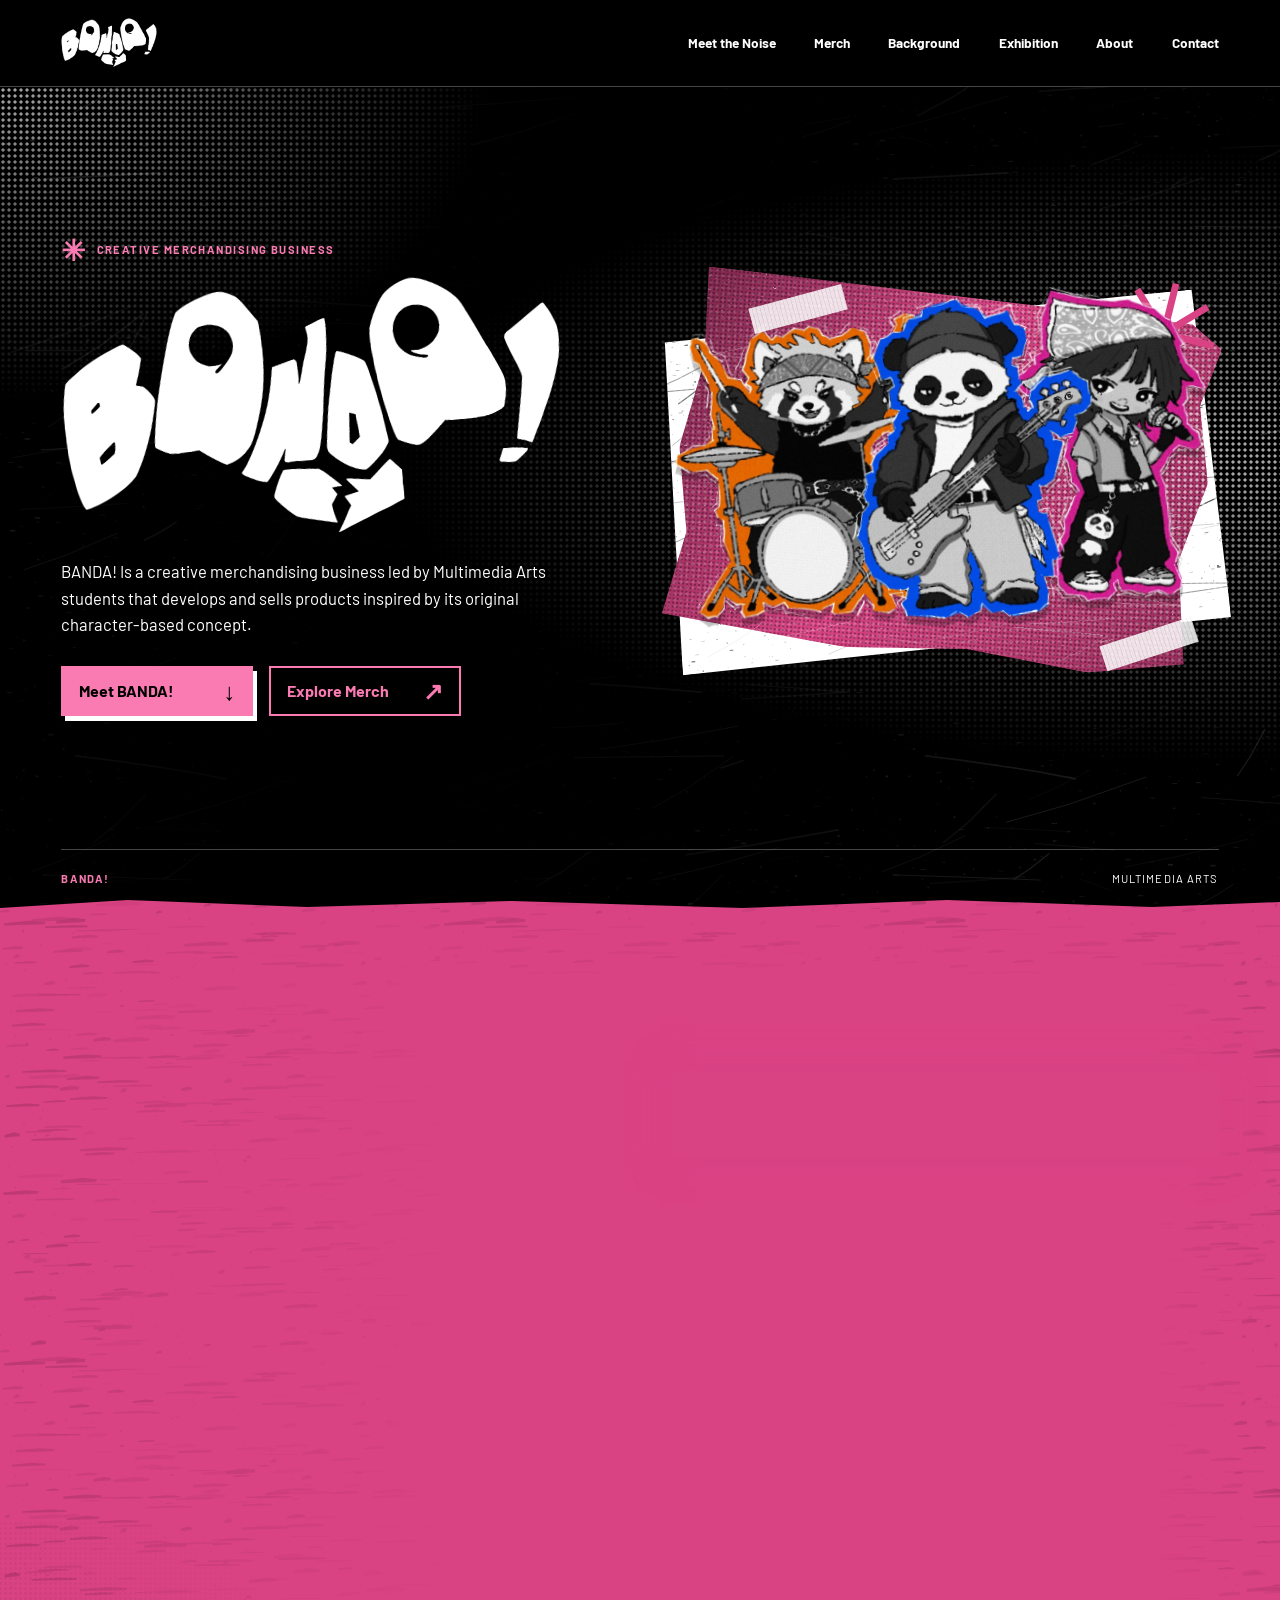
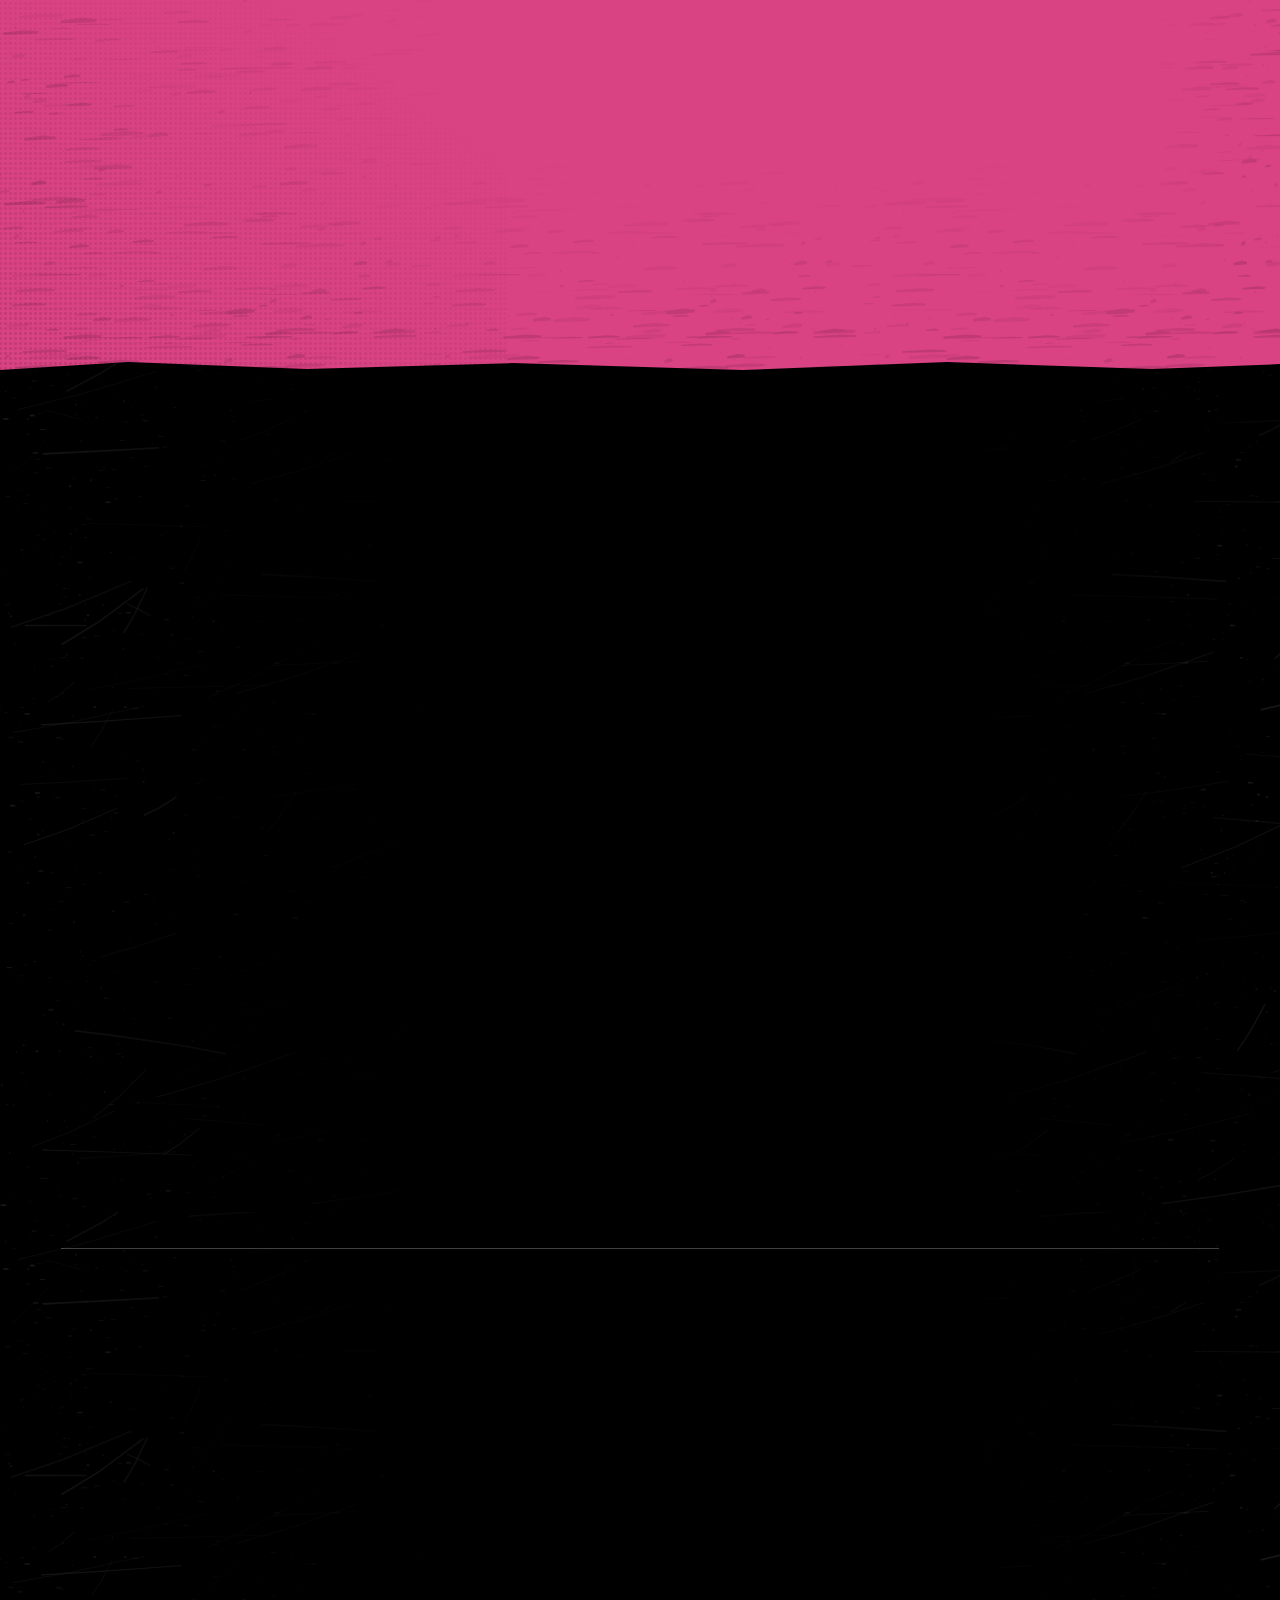
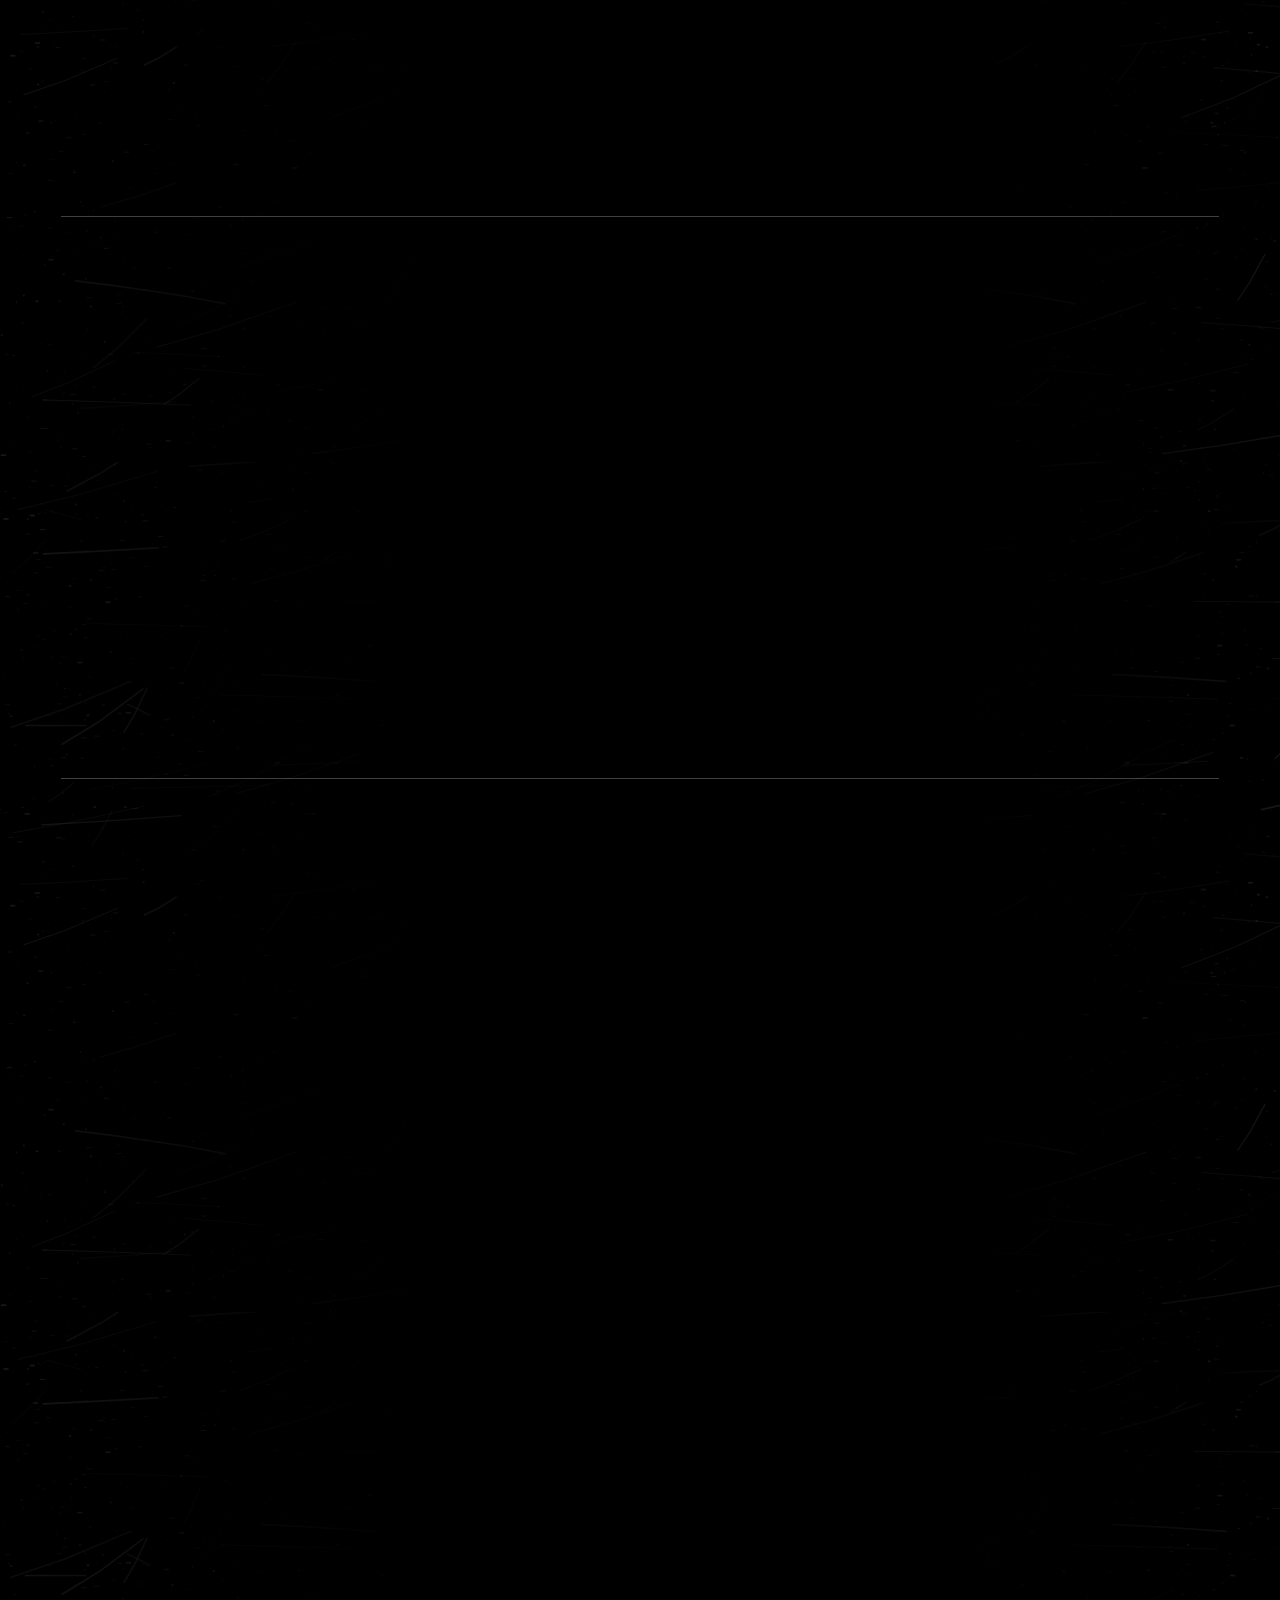
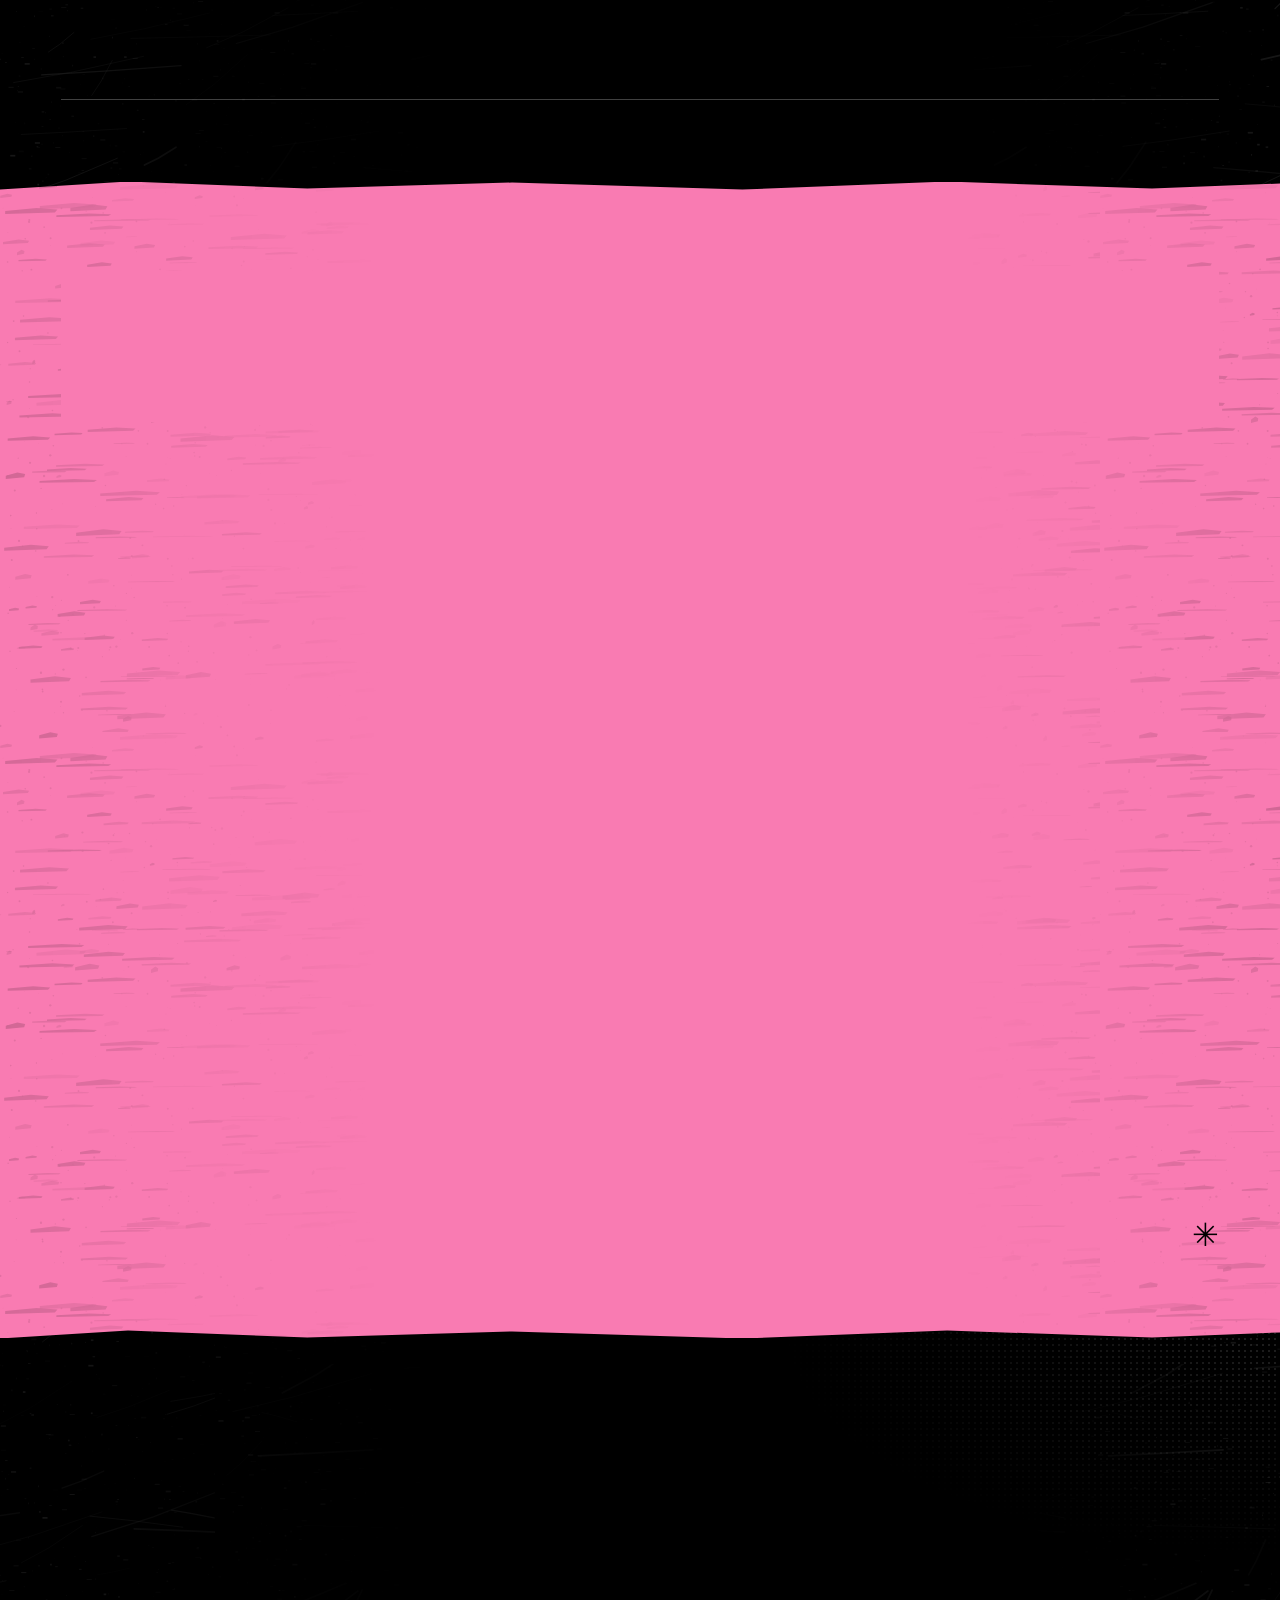
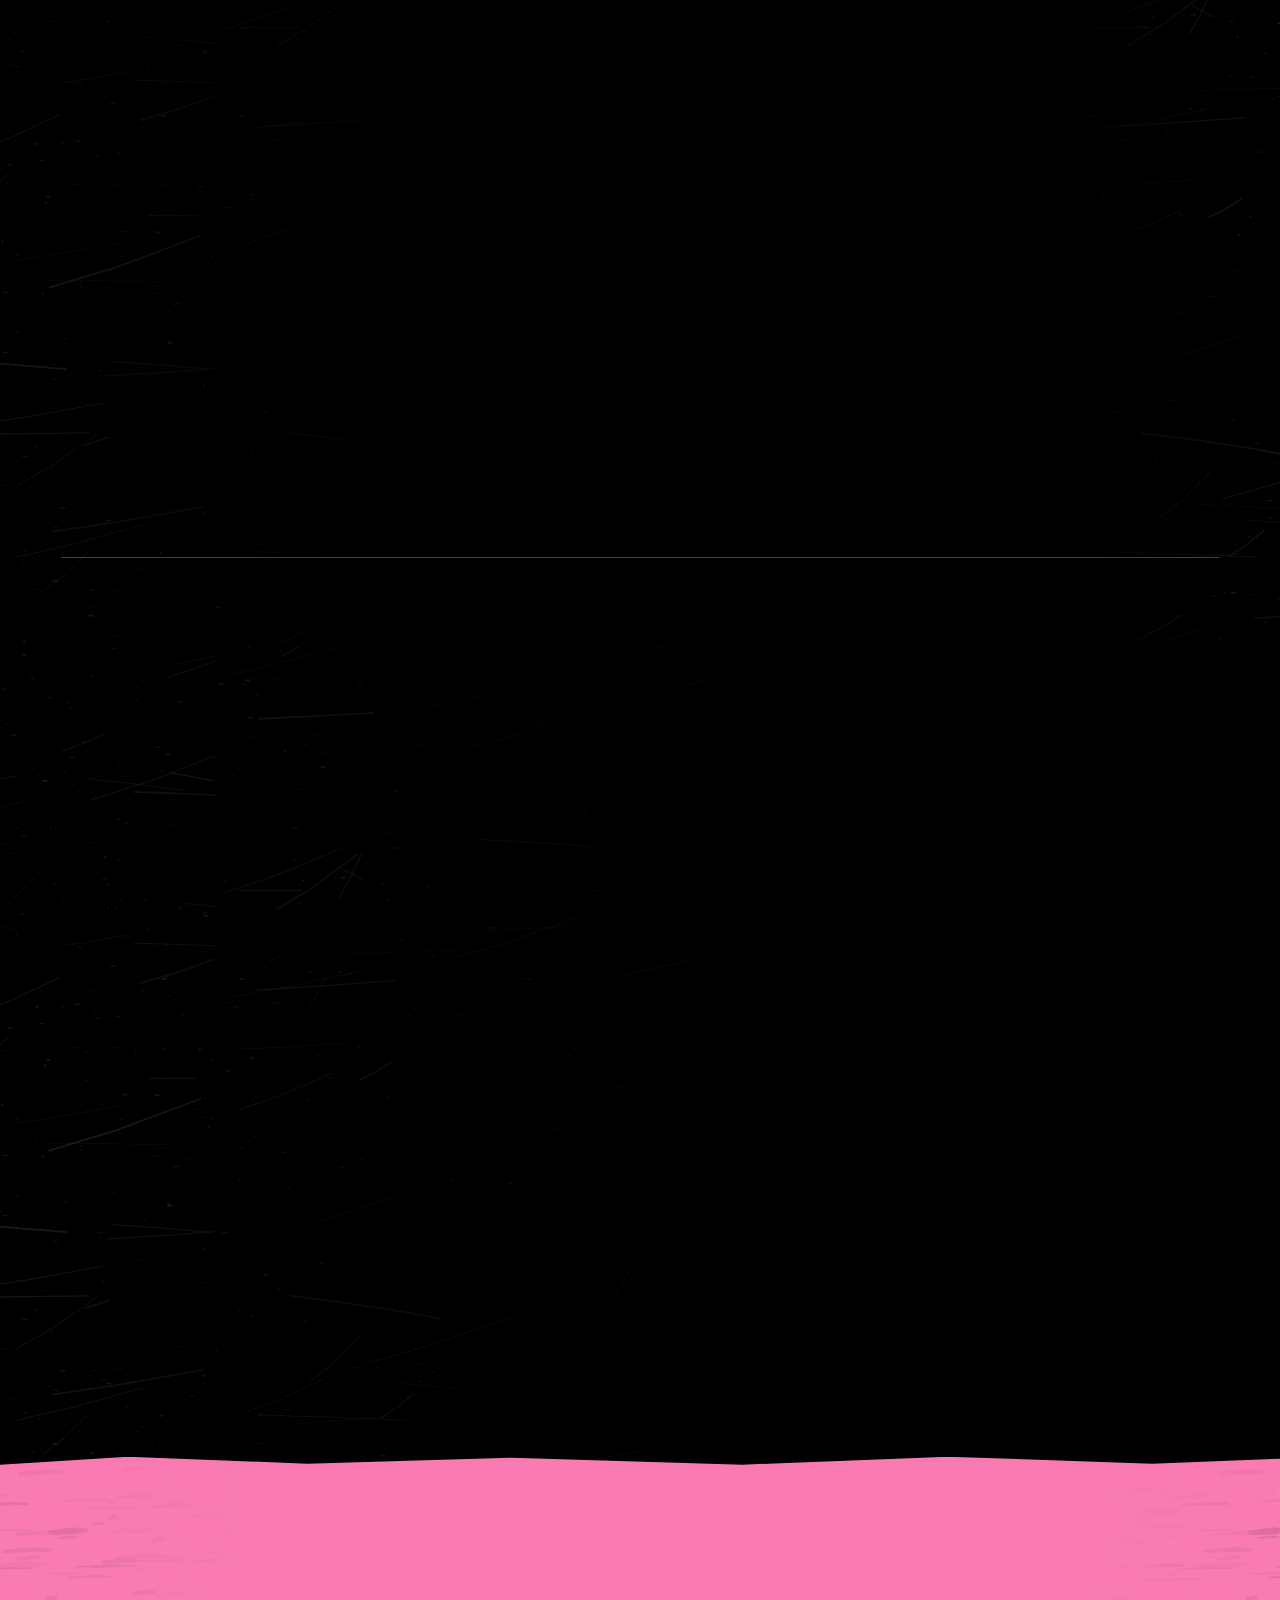
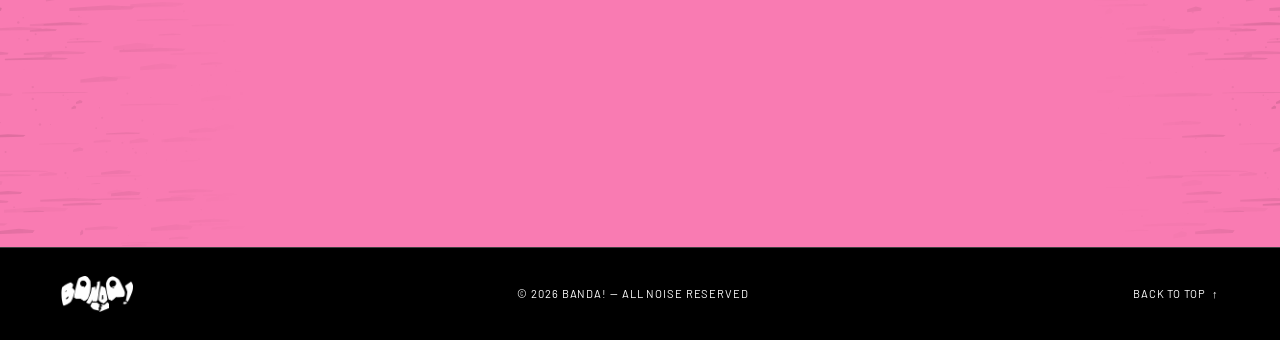
<file: index.html>
<!doctype html>
<html lang="en">
<head>
  <meta charset="utf-8">
  <meta name="viewport" content="width=device-width, initial-scale=1">
  <link rel="icon" href="favicon.ico" type="image/x-icon" sizes="16x16 32x32 48x48 64x64">
  <link rel="icon" href="assets/icons/favicon-32.png" type="image/png" sizes="32x32">
  <link rel="icon" href="assets/icons/favicon-192.png" type="image/png" sizes="192x192">
  <meta name="theme-color" content="#000000">
  <meta name="description" content="BANDA! is a creative merchandising business led by Multimedia Arts students, featuring original characters Bam, Melody, and Blaze.">
  <title>BANDA! — Creative Merchandising</title>
  <link rel="preload" href="assets/fonts/Barlow-Regular.ttf" as="font" type="font/ttf" crossorigin>
  <link rel="stylesheet" href="css/tokens.css">
  <link rel="stylesheet" href="css/base.css">
  <link rel="stylesheet" href="css/layout.css">
  <link rel="stylesheet" href="css/components.css">
  <link rel="stylesheet" href="css/development.css">
  <link rel="stylesheet" href="css/characters.css">
  <link rel="stylesheet" href="css/works.css">
  <link rel="stylesheet" href="css/team.css">
  <link rel="stylesheet" href="css/enhancements.css">
  <link rel="stylesheet" href="css/exhibition.css">
  <script src="js/main.js" defer></script>
  <script src="js/enhancements.js" defer></script>
  <script src="js/sketch-pendulum.js" defer></script>
  <script src="js/dialog.js" defer></script>
  <script src="js/characters.js" defer></script>
  <script src="js/exhibition.js" defer></script>
</head>
<body>
  <a class="skip-link" href="#main">Skip to content</a>
  <header class="site-header">
    <a class="brand" href="index.html" aria-label="BANDA! home"><img src="assets/images/brand/banda-wordmark.webp" alt="" width="1200" height="597"></a>
    <nav aria-label="Main navigation">
      <a href="index.html#introduction">Meet the Noise</a>
      <a href="products.html">Merch</a>
      <a href="index.html#development">Background</a>
      <a href="index.html#exhibition">Exhibition</a>
      <a href="index.html#about">About</a>
      <a href="index.html#contact">Contact</a>
    </nav>
  </header>

  <main id="main">
    <section class="hero" id="home" aria-labelledby="brand-title">
      <div class="section-inner hero-inner">
        <div class="hero-copy">
          <p class="eyebrow"><span aria-hidden="true">✳</span> Creative merchandising business</p>
          <h1 id="brand-title"><span class="sr-only">BANDA!</span><img class="wordmark" src="assets/images/brand/banda-wordmark.webp" alt="" width="1200" height="597" fetchpriority="high"></h1>
          <p class="hero-description">BANDA! Is a creative merchandising business led by Multimedia Arts students that develops and sells products inspired by its original character-based concept.</p>
          <div class="hero-actions"><a class="intro-link" href="#introduction">Meet BANDA! <span aria-hidden="true">↓</span></a><a class="intro-link intro-link-secondary" href="products.html">Explore Merch <span aria-hidden="true">↗</span></a></div>
        </div>

        <figure class="character-collage">
          <div class="collage-paper" aria-hidden="true"></div>
          <span class="tape tape-top" aria-hidden="true"></span>
          <span class="collage-star" aria-hidden="true">✳</span>
          <img class="character-art" src="assets/images/characters/banda-group.webp" srcset="assets/images/characters/banda-group-small.webp 600w, assets/images/characters/banda-group.webp 1100w" sizes="(max-width: 760px) 90vw, 48vw" alt="Blaze at the drums, Bam playing bass, and Melody with a microphone and guitar." width="1100" height="670" fetchpriority="high">
          <span class="collage-caption-space" aria-hidden="true"></span>
          <span class="tape tape-bottom" aria-hidden="true"></span>
        </figure>
        <div class="hero-bottom" aria-hidden="true"><span>BANDA!</span><span>Multimedia Arts</span></div>
      </div>
    </section>

    <section class="introduction" id="introduction" aria-labelledby="introduction-title">
      <div class="section-inner introduction-inner">
        <div class="intro-heading"><p class="eyebrow">BANDA!</p><h2 id="introduction-title">MEET THE<br><span>NOISE</span></h2><span class="intro-star" aria-hidden="true">✳</span></div>
        <div class="intro-body">
          <p class="intro-statement">Say hello to the faces of BANDA! — <strong>Melody, Bam, and Blaze!</strong></p>
        </div>
        <div class="character-posters" aria-label="Original character profiles">
          <article class="character-poster mel-poster" aria-labelledby="mel-name">
            <header><p class="character-role">Lead Vocalist / Frontwoman</p><h3 id="mel-name">Mel <span>(Melody)</span></h3><p class="character-tagline">Loud mouth. Louder eyeliner.</p></header>
            <img src="assets/images/characters/mel-portrait.webp" alt="Melody with a pink bandana, microphone, and expressive pose." width="547" height="650" loading="lazy" decoding="async">
            <details class="character-profile">
              <summary>Read Mel's profile</summary>
              <div class="profile-copy"><p>Mel (Melody) is a very talented and confident performer who loves expressing herself through fashion and music. She is energetic and brings the group to life with her outgoing personality, loves being in the spotlight, and wears a pink bandana that represents her assigned color.</p><ul aria-label="Mel's character tags"><li>Lead vocalist</li><li>Fashion</li><li>Pink bandana</li></ul></div>
            </details>
          </article>
          <article class="character-poster bam-poster" aria-labelledby="bam-name">
            <header><p class="character-role">Bassist</p><h3 id="bam-name">Bam</h3><p class="character-tagline">Says nothing. Means every note.</p></header>
            <img src="assets/images/characters/bam-portrait.webp" alt="Bam holding his bass guitar, wearing a bandana and a relaxed outfit." width="463" height="650" loading="lazy" decoding="async">
            <details class="character-profile">
              <summary>Read Bam's profile</summary>
              <div class="profile-copy"><p>Bam is a chill and quiet guy, BANDA!'s bassist. He prioritizes comfort and functionality over aesthetics, so he wears a cozy, laid-back outfit. He is the calmest member of the group, enjoys taking things slow and steady, and wears a yellow bandana that represents his assigned color.</p><ul aria-label="Bam's character tags"><li>Bassist</li><li>Laid-back</li><li>Yellow bandana</li></ul></div>
            </details>
          </article>
          <article class="character-poster blaze-poster" aria-labelledby="blaze-name">
            <header><p class="character-role">Drummer</p><h3 id="blaze-name">Blaze</h3><p class="character-tagline">Human metronome. Professional menace.</p></header>
            <img src="assets/images/characters/blaze-portrait.webp" alt="Blaze, a red panda with a red bandana and a drumstick." width="434" height="650" loading="lazy" decoding="async">
            <details class="character-profile">
              <summary>Read Blaze's profile</summary>
              <div class="profile-copy"><p>Blaze is the loudest and most energetic member of the group, with an edgier style and explosive stage presence. Highly impulsive, they carry the band's energy on stage and wear a red bandana that represents their assigned color.</p><ul aria-label="Blaze's character tags"><li>Drummer</li><li>Edgy</li><li>Red bandana</li></ul></div>
            </details>
          </article>
        </div>
      </div>
    </section>
    <dialog class="character-spotlight" id="character-spotlight" aria-labelledby="spotlight-name">
      <button class="spotlight-close" type="button" aria-label="Close character spotlight" autofocus>Close <span aria-hidden="true">×</span></button>
      <div class="spotlight-layout">
        <div class="spotlight-art"></div>
        <div class="spotlight-editorial">
          <p class="character-role" id="spotlight-role"></p>
          <h2 id="spotlight-name"></h2>
          <p class="character-tagline" id="spotlight-tagline"></p>
          <div class="spotlight-biography"></div>
        </div>
      </div>
    </dialog>
    <section class="development" id="development" aria-labelledby="development-title">
      <div class="section-inner development-inner">
        <header class="development-heading">
          <p class="eyebrow">BANDA!</p>
          <h2 id="development-title">Logo Design<br>and <span>Development.</span></h2>
          <span class="development-mark" aria-hidden="true">✳</span>
        </header>

        <article class="process-row sketches-row" aria-labelledby="sketches-title">
          <div class="sketch-board">
            <div class="sketch-mount lettering-mount"><figure class="process-paper lettering-sheet">
              <img src="assets/images/process/lettering-explorations.webp" alt="Hand-drawn BANDA lettering explorations, including angular letters and early panda-inspired details." width="900" height="1274" loading="lazy" decoding="async">
            </figure><span class="sketch-pin" aria-hidden="true"><svg viewBox="0 0 24 24" width="24" height="24" focusable="false"><path d="M13 14 12 22" stroke="currentColor" stroke-width="2"/><circle cx="12" cy="12" r="6" fill="currentColor" stroke="#000" stroke-width="1.5"/><path d="m9 10 3-1m2 5 1-1" fill="none" stroke="#000" stroke-opacity=".45" stroke-width="1.2" stroke-linecap="round"/></svg></span></div>
            <div class="sketch-pair">
              <div class="sketch-mount wordmark-mount"><figure class="process-paper sketch-sheet">
                <img src="assets/images/process/wordmark-sketch.webp" alt="Hand-drawn BANDA! wordmark with an irregular outline." width="792" height="555" loading="lazy" decoding="async">
              </figure><span class="sketch-pin" aria-hidden="true"><svg viewBox="0 0 24 24" width="24" height="24" focusable="false"><path d="M13 14 12 22" stroke="currentColor" stroke-width="2"/><circle cx="12" cy="12" r="6" fill="currentColor" stroke="#000" stroke-width="1.5"/><path d="m9 10 3-1m2 5 1-1" fill="none" stroke="#000" stroke-opacity=".45" stroke-width="1.2" stroke-linecap="round"/></svg></span></div>
            </div>
          </div>
          <div class="process-copy">
            <p class="process-step" aria-hidden="true">01 /</p>
            <h3 id="sketches-title">Initial Sketches<br><span>&amp; Design</span></h3>
            <p>Different lettering styles, arrangements, and compositions were sketched to explore how the brand name could be presented in a fun and recognizable way.</p>
          </div>
        </article>

        <article class="process-row digital-row" aria-labelledby="digital-title">
          <div class="process-copy">
            <p class="process-step" aria-hidden="true">02 /</p>
            <h3 id="digital-title">Photo Referencing<br><span>(Digitalization)</span></h3>
            <p>During this stage, the team explored visual references to guide the digital development of the logo. The initial sketches served as the basis for refining the customized lettering and incorporating the panda-inspired details.</p>
            <p>Different visual treatments were considered to achieve a bold, playful, and slightly edgy appearance that reflects BANDA!'s music-inspired identity. These references helped guide the translation of the hand-drawn concepts into a more refined digital design while maintaining the original idea behind the logo</p>
          </div>
          <div class="sketch-mount digital-mount"><figure class="digital-sheet">
            <img src="assets/images/process/digital-wordmark.webp" alt="Digital BANDA! wordmark combining bold black letterforms with panda-inspired shapes." width="455" height="228" loading="lazy" decoding="async">
          </figure><span class="sketch-pin" aria-hidden="true"><svg viewBox="0 0 24 24" width="24" height="24" focusable="false"><path d="M13 14 12 22" stroke="currentColor" stroke-width="2"/><circle cx="12" cy="12" r="6" fill="currentColor" stroke="#000" stroke-width="1.5"/><path d="m9 10 3-1m2 5 1-1" fill="none" stroke="#000" stroke-opacity=".45" stroke-width="1.2" stroke-linecap="round"/></svg></span></div>
        </article>

        <article class="process-row wordmark-row" aria-labelledby="elements-title">
          <div class="sketch-mount elements-mount"><figure class="elements-study">
            <img src="assets/images/process/circular-sketch.webp" alt="BANDA! composition study bringing the panda-inspired letters together inside a hand-drawn circle." width="718" height="678" loading="lazy" decoding="async">
          </figure><span class="sketch-pin" aria-hidden="true"><svg viewBox="0 0 24 24" width="24" height="24" focusable="false"><path d="M13 14 12 22" stroke="currentColor" stroke-width="2"/><circle cx="12" cy="12" r="6" fill="currentColor" stroke="#000" stroke-width="1.5"/><path d="m9 10 3-1m2 5 1-1" fill="none" stroke="#000" stroke-opacity=".45" stroke-width="1.2" stroke-linecap="round"/></svg></span></div>
          <div class="process-copy">
            <p class="process-step" aria-hidden="true">03 /</p>
            <h3 id="elements-title">Organizing<br><span>the Elements</span></h3>
            <p>As the concept developed, we combined bold typography with the panda-inspired details to create our custom wordmark. We wanted the logo to feel like something you would see on a band's merchandise or album cover.</p>
          </div>
        </article>

        <article class="wordmark-finale" aria-labelledby="wordmark-title">
          <header><p class="process-step" aria-hidden="true">04 /</p><h3 id="wordmark-title">BANDA! Wordmark</h3></header>
          <figure class="developed-sheet">
            <img src="assets/images/process/developed-wordmark.webp" alt="Developed BANDA! wordmark with bold panda-inspired lettering and a white outline." width="1200" height="607" loading="lazy" decoding="async">
          </figure>
          <p>This helped us establish a visual identity that connects music, creativity, and the personality of BANDA!.</p>
        </article>

      </div>
    </section>

    <section class="product-development" id="product-development" aria-labelledby="product-development-title">
      <div class="section-inner product-development-inner">
        <div class="product-development-copy"><header><p class="eyebrow">BANDA!</p><h2 id="product-development-title">Product Design<br>&amp; Development</h2></header>
        <div class="product-development-description">
          <p>From the very beginning of our brand development, we already knew that we wanted to resonate with an audience; offering a safe space for self-expression while still providing products that are affordable, creative, and easy to make use of – thus the creation of waterproof stickers, button pins, acrylic keychains, and beaded bracelets.</p>
        </div>
        </div>
        <div class="category-picker" aria-label="Discover a design category">
          <a class="category-poster category-keychains" href="products.html?category=keychains" data-discover="keychains"><img class="category-artwork" src="assets/images/characters/mel-portrait.webp" alt="Mel acrylic keychain artwork" width="547" height="650" loading="lazy" decoding="async"><span class="category-label">Acrylic Keychains <span aria-hidden="true">↗</span></span></a>
          <a class="category-poster category-pins" href="products.html?category=pins" data-discover="pins"><img class="category-artwork" src="assets/images/artifacts/bags-coded.webp" alt="Bags coded pin artwork" width="360" height="360" loading="lazy" decoding="async"><span class="category-label">Pins <span aria-hidden="true">↗</span></span></a>
          <a class="category-poster category-stickers" href="products.html?category=stickers" data-discover="stickers"><img class="category-artwork" src="assets/images/artifacts/keep-quiet.webp" alt="Keep Quiet sticker artwork" width="309" height="420" loading="lazy" decoding="async"><span class="category-label">Stickers <span aria-hidden="true">↗</span></span></a>
          <a class="category-poster category-bracelets" href="products.html?category=bracelets" data-discover="bracelets"><img class="category-artwork" src="assets/images/artifacts/cherry-bomb.webp" alt="Cherry Bomb bracelet artwork" width="411" height="420" loading="lazy" decoding="async"><span class="category-label">Bracelets <span aria-hidden="true">↗</span></span></a>
        </div>
        <div class="product-development-story">
          <div class="product-development-story-copy">
            <h3>BEHIND THE DESIGNS</h3>
          <p>Our team made sure to come up with designs that were not only cute, but also funny and relatable, especially among music-loving Multimedia Arts students.</p>
          <p>While our acrylic keychains and bracelets showcased the character designs and “vibes” of the BANDA members themselves, our sticker and pin designs are inspired by famous song lyrics, well-known bands and artists, common personality types, and “lifestyles,” offering our customers various ways to introduce themselves and showcase their interests.</p>
          </div>
        </div>
        <span aria-hidden="true">✳</span>
      </div>
    </section>

    <section class="exhibition" id="exhibition" aria-labelledby="exhibition-title">
      <div class="section-inner exhibition-inner">
        <header class="exhibition-heading"><p class="eyebrow">BANDA!</p><h2 id="exhibition-title">BEHIND<br><span>THE NOISE.</span></h2><p>A visual journey through the BANDA! exhibition.</p></header>
        <div class="exhibition-gallery exhibition-marquee" data-manifest="js/data/exhibition.json">
          <div class="exhibition-marquee-viewport" id="exhibition-viewport" role="group" aria-label="Exhibition photographs in chronological order. Use arrow keys to browse." tabindex="0">
            <div class="exhibition-marquee-track">
              <div class="exhibition-marquee-group" role="list">
                <figure class="exhibition-marquee-photo" role="listitem" data-photo-sequence="1"><img src="assets/images/exhibition/01-preparation-01-small.webp" width="1080" height="720" alt="Hands sorting character merchandise, button pins, and beaded bracelets on a table." loading="lazy" decoding="async"></figure>
                <figure class="exhibition-marquee-photo" role="listitem" data-photo-sequence="2"><img src="assets/images/exhibition/02-preparation-02-small.webp" width="1080" height="720" alt="A person working on a blue panda-shaped cutout on the floor." loading="lazy" decoding="async"></figure>
                <figure class="exhibition-marquee-photo" role="listitem" data-photo-sequence="3"><img src="assets/images/exhibition/03-booth-01-small.webp" width="1080" height="720" alt="Close-up of the BANDA! wordmark on the curved black booth display." loading="lazy" decoding="async"></figure>
                <figure class="exhibition-marquee-photo" role="listitem" data-photo-sequence="4"><img src="assets/images/exhibition/04-booth-02-small.webp" width="720" height="1080" alt="People posing behind the BANDA! booth and its merchandise display." loading="lazy" decoding="async"></figure>
                <figure class="exhibition-marquee-photo" role="listitem" data-photo-sequence="5"><img src="assets/images/exhibition/05-showcase-01-small.webp" width="1080" height="720" alt="Character stickers displayed in a clear stand, including the blue Keep Quiet design." loading="lazy" decoding="async"></figure>
                <figure class="exhibition-marquee-photo" role="listitem" data-photo-sequence="6"><img src="assets/images/exhibition/06-showcase-02-small.webp" width="1080" height="720" alt="Colorful beaded bracelets hanging from a black display stand." loading="lazy" decoding="async"></figure>
                <figure class="exhibition-marquee-photo" role="listitem" data-photo-sequence="7"><img src="assets/images/exhibition/07-showcase-03-small.webp" width="1080" height="720" alt="A person pointing to button pins attached to a pink Multimedia Arts lanyard." loading="lazy" decoding="async"></figure>
                <figure class="exhibition-marquee-photo" role="listitem" data-photo-sequence="8"><img src="assets/images/exhibition/08-social-01-small.webp" width="720" height="1080" alt="Visitors gathered around the booth table looking at the merchandise." loading="lazy" decoding="async"></figure>
                <figure class="exhibition-marquee-photo" role="listitem" data-photo-sequence="9"><img src="assets/images/exhibition/09-social-02-small.webp" width="720" height="1080" alt="Two people looking over booth merchandise, one wearing a pink bandana." loading="lazy" decoding="async"></figure>
                <figure class="exhibition-marquee-photo" role="listitem" data-photo-sequence="10"><img src="assets/images/exhibition/10-social-03-small.webp" width="720" height="1080" alt="Three people posing in front of the BANDA! booth." loading="lazy" decoding="async"></figure>
                <figure class="exhibition-marquee-photo" role="listitem" data-photo-sequence="11"><img src="assets/images/exhibition/11-social-04-small.webp" width="720" height="1080" alt="Visitors posing beside the BANDA! booth and product display." loading="lazy" decoding="async"></figure>
                <figure class="exhibition-marquee-photo" role="listitem" data-photo-sequence="12"><img src="assets/images/exhibition/12-social-05-small.webp" width="720" height="1080" alt="A visitor leaning over the clear merchandise display to look at the designs." loading="lazy" decoding="async"></figure>
                <figure class="exhibition-marquee-photo" role="listitem" data-photo-sequence="13"><img src="assets/images/exhibition/13-social-06-small.webp" width="720" height="1080" alt="Two visitors posing with hand signs beside the BANDA! booth." loading="lazy" decoding="async"></figure>
                <figure class="exhibition-marquee-photo" role="listitem" data-photo-sequence="14"><img src="assets/images/exhibition/14-instruments-01-small.webp" width="720" height="1080" alt="Bass guitars and panda plush toys arranged in front of a seated person." loading="lazy" decoding="async"></figure>
                <figure class="exhibition-marquee-photo" role="listitem" data-photo-sequence="15"><img src="assets/images/exhibition/15-instruments-02-small.webp" width="1080" height="720" alt="Hands playing a keyboard beneath a handwritten Play Me sign." loading="lazy" decoding="async"></figure>
                <figure class="exhibition-marquee-photo" role="listitem" data-photo-sequence="16"><img src="assets/images/exhibition/16-instruments-03-small.webp" width="1080" height="720" alt="A panda plush toy attached to a bass guitar under blue and pink lighting." loading="lazy" decoding="async"></figure>
                <figure class="exhibition-marquee-photo" role="listitem" data-photo-sequence="17"><img src="assets/images/exhibition/17-entertainment-01-small.webp" width="720" height="1080" alt="A person wearing a pink bandana holding a white electric bass guitar." loading="lazy" decoding="async"></figure>
                <figure class="exhibition-marquee-photo" role="listitem" data-photo-sequence="18"><img src="assets/images/exhibition/18-entertainment-02-small.webp" width="720" height="1080" alt="A person in sunglasses and a red plaid shirt playing a keyboard." loading="lazy" decoding="async"></figure>
                <figure class="exhibition-marquee-photo" role="listitem" data-photo-sequence="19"><img src="assets/images/exhibition/19-entertainment-03-small.webp" width="1080" height="720" alt="A person singing into a microphone beside the exhibition booths." loading="lazy" decoding="async"></figure>
                <figure class="exhibition-marquee-photo" role="listitem" data-photo-sequence="20"><img src="assets/images/exhibition/20-photoshoot-01-small.webp" width="720" height="1080" alt="Two people wearing sunglasses and character merchandise, holding their hands near their faces." loading="lazy" decoding="async"></figure>
                <figure class="exhibition-marquee-photo" role="listitem" data-photo-sequence="21"><img src="assets/images/exhibition/21-photoshoot-02-small.webp" width="720" height="1080" alt="Three people posing on stairs with BANDA! merchandise and a panda plush toy." loading="lazy" decoding="async"></figure>
                <figure class="exhibition-marquee-photo" role="listitem" data-photo-sequence="22"><img src="assets/images/exhibition/22-photoshoot-03-small.webp" width="720" height="1080" alt="Close-up of an Absolute Banger character sticker on a wooden surface." loading="lazy" decoding="async"></figure>
                <figure class="exhibition-marquee-photo" role="listitem" data-photo-sequence="23"><img src="assets/images/exhibition/23-photoshoot-04-small.webp" width="1080" height="720" alt="Black-and-white close-up of button pins attached to a dark tie." loading="lazy" decoding="async"></figure>
                <figure class="exhibition-marquee-photo" role="listitem" data-photo-sequence="24"><img src="assets/images/exhibition/24-photoshoot-05-small.webp" width="1080" height="720" alt="A person holding up hands decorated with character keychains and colorful bracelets." loading="lazy" decoding="async"></figure>
                <figure class="exhibition-marquee-photo" role="listitem" data-photo-sequence="25"><img src="assets/images/exhibition/20-group-pic-01-small.webp" width="1080" height="720" alt="A group posing together beside the BANDA! booth and merchandise table." loading="lazy" decoding="async"></figure>
              </div>
            </div>
          </div>
          <p class="exhibition-error" role="alert" hidden></p>
        </div>
      </div>
    </section>

    <section class="team-credits" id="about" aria-labelledby="team-title" tabindex="-1">
      <div class="section-inner team-inner">
        <header class="team-heading"><p class="eyebrow">BANDA!</p><h2 id="team-title">MADE BY<br><span>THE BAND</span></h2><span class="credits-mark" aria-hidden="true">✳</span></header>
        <div class="department-grid">
          <section class="department" aria-labelledby="communications-title"><span class="department-index" aria-hidden="true">01 /</span><h3 id="communications-title">Communications</h3><ul><li>Windster Abalos</li><li>Marc Alvaro</li><li>Grace Atenas</li><li>Luane Dimas</li></ul></section>
          <section class="department" aria-labelledby="logistics-title"><span class="department-index" aria-hidden="true">02 /</span><h3 id="logistics-title">Logistics</h3><ul><li>Marc Ampoloquio</li><li>Joexpher Bonilla</li><li>Seth Festin</li><li>March Sureta</li></ul></section>
          <section class="department" aria-labelledby="finance-title"><span class="department-index" aria-hidden="true">03 /</span><h3 id="finance-title">Finance</h3><ul><li>Ezra Jamir</li><li>Rhia Bahia</li></ul></section>
          <section class="department" aria-labelledby="creatives-title"><span class="department-index" aria-hidden="true">04 /</span><h3 id="creatives-title">Creatives</h3><ul><li>Yuki De Ramos</li><li>James Baker</li><li>Hannah Garingan</li><li>Maxine Hugo</li><li>Tasha Julag-ay</li><li>James Cedric Reyes</li></ul></section>
        </div>
      </div>
    </section>
    <section class="team-contact" id="contact" aria-labelledby="contact-title">
      <div class="section-inner contact-inner">
        <header class="contact-heading"><p class="eyebrow">BANDA!</p><h2 id="contact-title">GET IN<br>TOUCH.</h2></header>
        <address class="contact-details">
          <a class="contact-action contact-email" href="mailto:work.banda00@gmail.com"><span class="contact-label">Email address</span><span class="contact-value">work.banda00@gmail.com</span><span class="contact-arrow" aria-hidden="true">↗</span></a>
          <a class="contact-action contact-phone" href="tel:+639162505343"><span class="contact-label">Contact number</span><span class="contact-value">+63 916 250 5343</span><span class="contact-arrow" aria-hidden="true"><svg width="22" height="22" viewBox="0 0 24 24" fill="none" stroke="currentColor" stroke-width="2" stroke-linecap="round" stroke-linejoin="round" focusable="false"><path d="M22 16.92v3a2 2 0 0 1-2.18 2 19.79 19.79 0 0 1-8.63-3.07 19.5 19.5 0 0 1-6-6 19.79 19.79 0 0 1-3.07-8.67A2 2 0 0 1 4.11 2h3a2 2 0 0 1 2 1.72c.13.96.36 1.9.69 2.79a2 2 0 0 1-.45 2.11L8.09 9.89a16 16 0 0 0 6 6l1.27-1.27a2 2 0 0 1 2.11-.45c.89.33 1.83.56 2.79.69A2 2 0 0 1 22 16.92Z"/></svg></span></a>
        </address>
      </div>
    </section>
  </main>
  <footer class="site-footer credits-footer"><img src="assets/images/brand/banda-wordmark.webp" alt="BANDA!" width="1200" height="597"><p>© 2026 BANDA! — ALL NOISE RESERVED</p><a href="#home">BACK TO TOP <span aria-hidden="true">↑</span></a></footer>
</body>
</html>
</file>
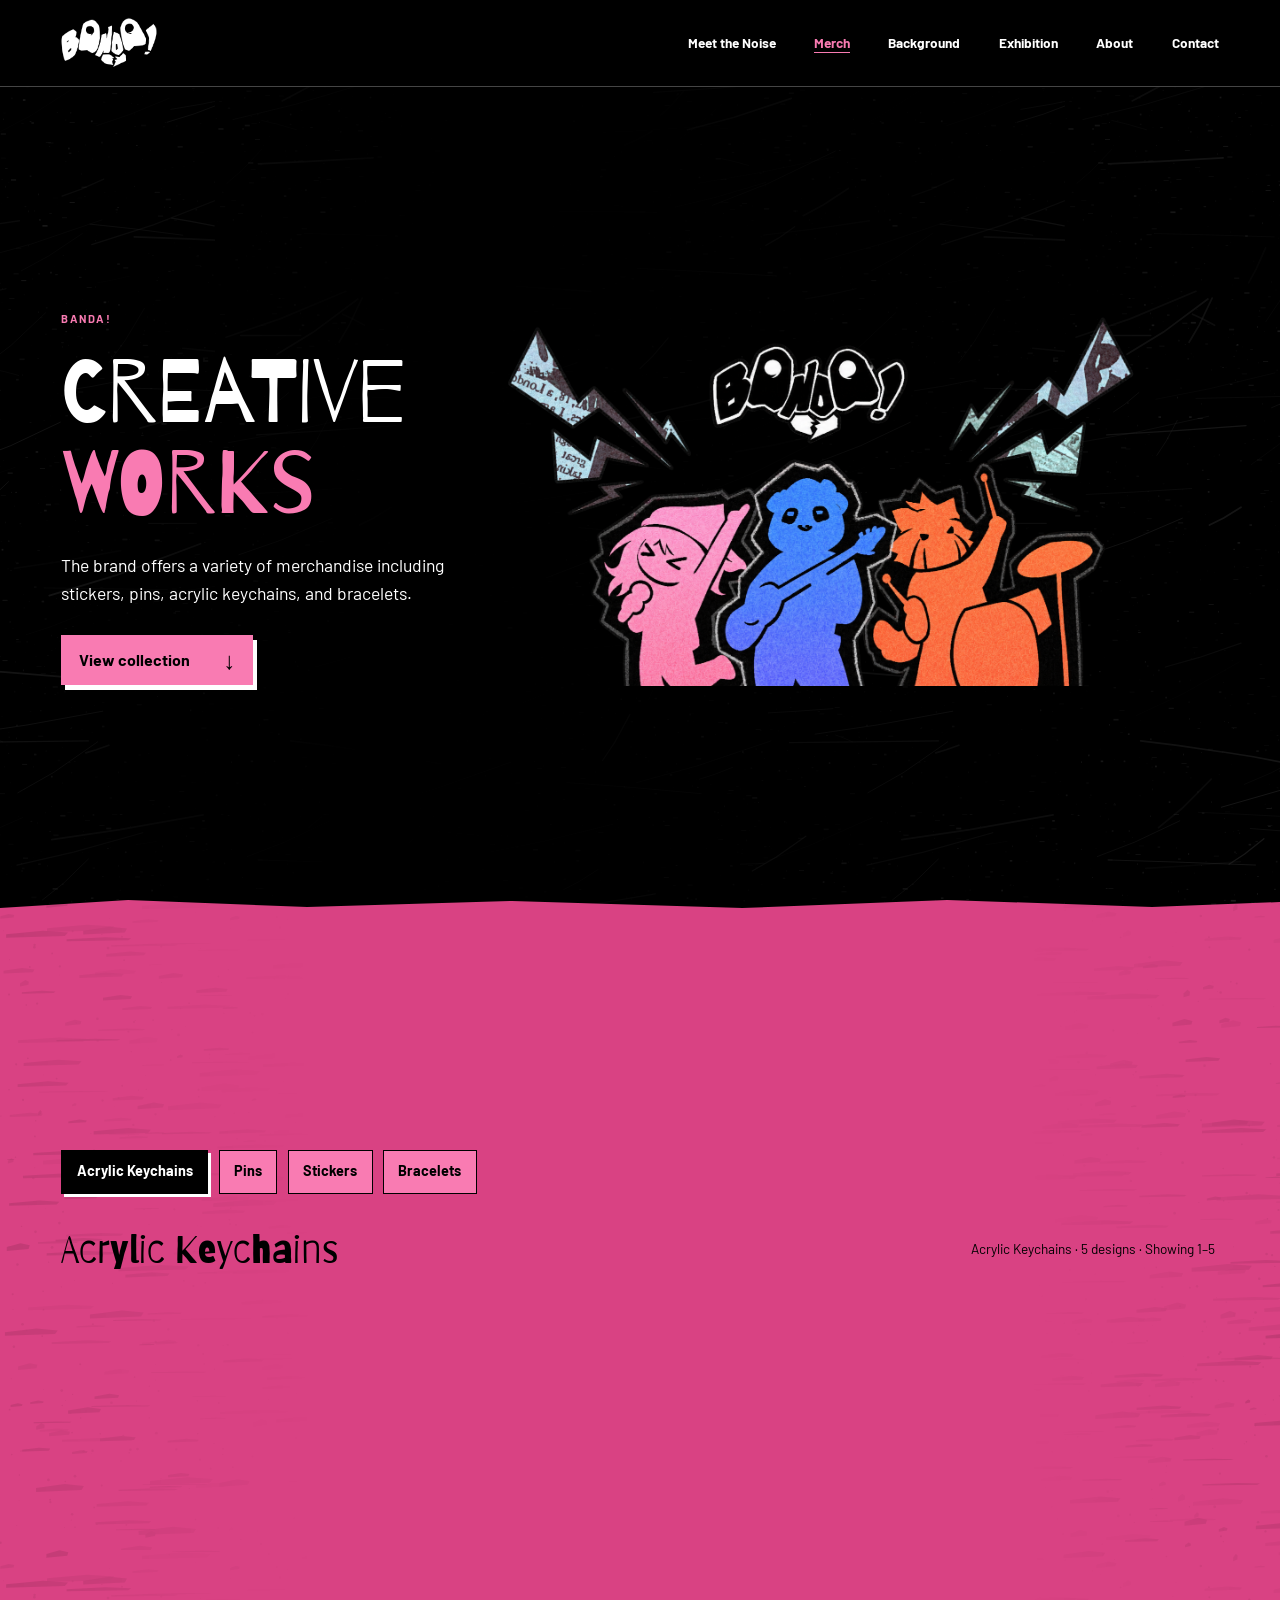
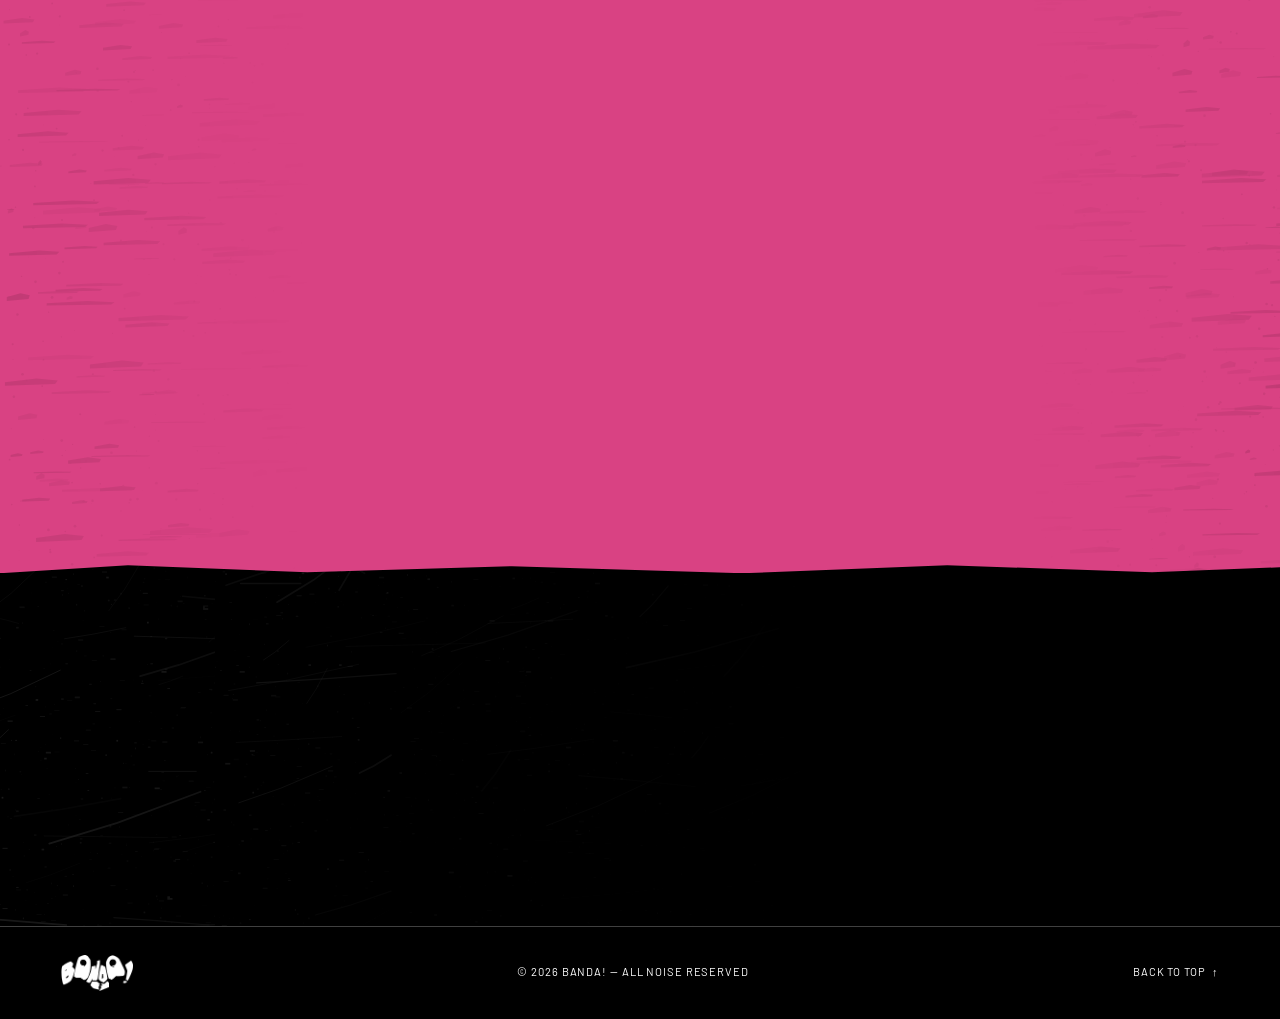
<file: products.html>
<!doctype html>
<html lang="en">
<head>
  <meta charset="utf-8">
  <meta name="viewport" content="width=device-width, initial-scale=1">
  <link rel="icon" href="favicon.ico" type="image/x-icon" sizes="16x16 32x32 48x48 64x64">
  <link rel="icon" href="assets/icons/favicon-32.png" type="image/png" sizes="32x32">
  <link rel="icon" href="assets/icons/favicon-192.png" type="image/png" sizes="192x192">
  <meta name="theme-color" content="#000000">
  <meta name="description" content="Explore BANDA!'s 35 documented merchandise designs: acrylic keychains, pins, stickers, and bracelets.">
  <title>Creative Works — BANDA!</title>
  <link rel="preload" href="assets/fonts/Barlow-Regular.ttf" as="font" type="font/ttf" crossorigin>
  <link rel="stylesheet" href="css/tokens.css">
  <link rel="stylesheet" href="css/base.css">
  <link rel="stylesheet" href="css/layout.css">
  <link rel="stylesheet" href="css/components.css">
  <link rel="stylesheet" href="css/development.css">
  <link rel="stylesheet" href="css/characters.css">
  <link rel="stylesheet" href="css/works.css">
  <link rel="stylesheet" href="css/team.css">
  <link rel="stylesheet" href="css/enhancements.css">
  <script src="js/main.js" defer></script>
  <script src="js/enhancements.js" defer></script>
  <script src="js/dialog.js" defer></script>
  <script src="js/data/works.js" defer></script>
  <script src="js/works.js" defer></script>
</head>
<body class="products-page">
  <a class="skip-link" href="#main">Skip to content</a>
  <header class="site-header">
    <a class="brand" href="index.html" aria-label="BANDA! home"><img src="assets/images/brand/banda-wordmark.webp" alt="" width="1200" height="597"></a>
    <nav aria-label="Main navigation">
      <a href="index.html#introduction">Meet the Noise</a>
      <a href="products.html" aria-current="page">Merch</a>
      <a href="index.html#development">Background</a>
      <a href="index.html#exhibition">Exhibition</a>
      <a href="index.html#about">About</a>
      <a href="index.html#contact">Contact</a>
    </nav>
  </header>
  <main id="main">
    <section class="products-hero" id="products-top" aria-labelledby="products-title">
      <div class="section-inner products-hero-inner">
        <div class="products-hero-copy"><p class="eyebrow">BANDA!</p><h1 id="products-title">Creative<br><span>Works</span></h1><p>The brand offers a variety of merchandise including stickers, pins, acrylic keychains, and bracelets.</p><div class="products-hero-actions"><a class="intro-link paper-link" href="#creative-works">View collection <span aria-hidden="true">↓</span></a></div></div>
        <div class="products-hero-artwork"><img src="assets/images/brand/banda-cover-foreground.png" width="1848" height="851" alt="BANDA! wordmark and lightning above Melody, Bam, and Blaze." fetchpriority="high"></div>
      </div>
    </section>
    <section class="creative-works" id="creative-works" aria-labelledby="works-title" tabindex="-1">
      <div class="section-inner works-inner">
        <header class="works-heading"><p class="eyebrow">BANDA!</p><h2 id="works-title">THE MERCHANDISE</h2></header>
        <div class="works-filters" role="group" aria-label="Creative Works categories">
          <button type="button" data-collection="keychains" aria-pressed="true" disabled>Acrylic Keychains</button>
          <button type="button" data-collection="pins" aria-pressed="false" disabled>Pins</button>
          <button type="button" data-collection="stickers" aria-pressed="false" disabled>Stickers</button>
          <button type="button" data-collection="bracelets" aria-pressed="false" disabled>Bracelets</button>
        </div>
        <div class="collection-heading"><h3 id="works-collection-title" tabindex="-1">Acrylic Keychains</h3><p id="works-status" role="status" aria-live="polite"></p></div>
        <noscript><p>Enable JavaScript to switch collections and explore the artwork spotlights.</p></noscript>
        <div class="works-grid" id="works-grid"></div>
        <div class="works-pagination" role="group" aria-label="Collection pages" hidden><button type="button" id="works-previous">← Previous</button><span id="works-page"></span><button type="button" id="works-next">Next →</button></div>
      </div>
    </section>
    <section class="merch-store-cta" id="merch-store" aria-labelledby="merch-store-title">
      <div class="section-inner merch-store-inner">
        <header class="merch-store-heading"><p class="eyebrow">BANDA!</p><h2 id="merch-store-title">LIKE WHAT<br><span>YOU SEE?</span></h2></header>
        <div class="merch-store-copy">
          <p>Explore BANDA!'s original merchandise website and discover the collection that brought the brand to life.</p>
          <a class="intro-link paper-link" href="https://banda-shop.pages.dev/" target="_blank" rel="noopener noreferrer">Visit Merch Store <span aria-hidden="true">↗</span></a>
          <p class="merch-store-notice">Pre-orders are currently closed.</p>
        </div>
      </div>
    </section>
    <dialog class="character-spotlight artwork-spotlight" id="artwork-spotlight" aria-labelledby="artwork-title">
      <button class="spotlight-close" type="button" aria-label="Close artwork spotlight" autofocus>Close <span aria-hidden="true">×</span></button>
      <div class="spotlight-layout">
        <div class="artwork-visual"><div class="spotlight-art"></div><div class="artwork-views" role="group" aria-label="Artwork views"></div></div>
        <div class="spotlight-editorial"><p class="character-role" id="artwork-category"></p><h2 id="artwork-title"></h2><p class="artwork-specification"></p><p class="artwork-description"></p></div>
      </div>
    </dialog>
  </main>
  <footer class="site-footer credits-footer"><img src="assets/images/brand/banda-wordmark.webp" alt="BANDA!" width="1200" height="597"><p>© 2026 BANDA! — ALL NOISE RESERVED</p><a href="#products-top">BACK TO TOP <span aria-hidden="true">↑</span></a></footer>
</body>
</html>
</file>
<file: css/tokens.css>
@font-face {
  font-family: Barlow;
  src: url('../assets/fonts/Barlow-Regular.ttf') format('truetype');
  font-style: normal;
  font-weight: 400;
  font-display: swap;
}
@font-face {
  font-family: Barlow;
  src: url('../assets/fonts/Barlow-Bold.ttf') format('truetype');
  font-style: normal;
  font-weight: 700;
  font-display: swap;
}
@font-face {
  font-family: Barriecito;
  src: url('../assets/fonts/Barriecito-Regular.ttf') format('truetype');
  font-style: normal;
  font-weight: 400;
  font-display: swap;
}
:root {
  --pink: #f97bb2;
  --pink-deep: #d94283;
  --white: #fff;
  --black: #000;
  --font-body: Barlow, Arial, Helvetica, sans-serif;
  --font-display: Barriecito, 'Arial Black', sans-serif;
  --space-1: .5rem;
  --space-2: 1rem;
  --space-3: 1.5rem;
  --space-4: 2rem;
  --space-5: 3rem;
  --space-6: 5rem;
  /* Stop growing at the existing 1440px layout's 69.12px side padding. */
  --gutter: clamp(1.25rem, 4.8vw, 69.12px);
  --content-width: 1440px;
}
</file>
<file: css/base.css>
*, *::before, *::after { box-sizing: border-box; }
html { scroll-behavior: smooth; scroll-padding-top: 1.5rem; }
body { margin: 0; background: var(--black); color: var(--white); font-family: var(--font-body); line-height: 1.6; }
img { display: block; max-width: 100%; height: auto; }
a { color: inherit; text-underline-offset: .3em; }
a:focus-visible { outline: 3px solid var(--pink); outline-offset: 6px; }
h1, h2, p, figure { margin: 0; }
::selection { background: var(--pink); color: var(--black); }
.sr-only { position: absolute; width: 1px; height: 1px; padding: 0; margin: -1px; overflow: hidden; clip-path: inset(50%); white-space: nowrap; border: 0; }
.skip-link { position: fixed; top: .5rem; left: 1rem; transform: translateY(-200%); z-index: 10; background: var(--white); color: var(--black); padding: .75rem 1rem; }
.skip-link:focus { transform: translateY(0); }
@media (prefers-reduced-motion: reduce) { html { scroll-behavior: auto; } }
</file>
<file: css/layout.css>
.site-header, .section-inner, .site-footer { max-width: var(--content-width); margin-inline: auto; }
.section-inner { width: 100%; padding-inline: var(--gutter); }
.site-header { display: flex; justify-content: space-between; align-items: center; gap: var(--space-2); padding: 1.2rem var(--gutter); border-bottom: 1px solid #ffffff45; }
.site-header nav { display: flex; gap: clamp(1rem, 3vw, 3rem); }
.hero { position: relative; isolation: isolate; overflow: hidden; }
.hero-inner { display: grid; grid-template-columns: minmax(0, 1fr) minmax(0, 1fr); column-gap: clamp(1.5rem, 3vw, 3rem); align-items: center; padding-top: 3rem; }
.hero-copy { position: relative; z-index: 2; padding-bottom: var(--space-5); }
.hero h1 { margin: 1.2rem 0 1.5rem; }
.hero-description { max-width: 31rem; font-size: clamp(1rem, 1.3vw, 1.15rem); }
.character-collage { position: relative; align-self: center; margin: 1rem 0 3rem .5rem; padding: 1.5rem .5rem 2rem; }
.hero-bottom { grid-column: 1 / -1; display: flex; justify-content: space-between; gap: 1rem; padding-block: 1.25rem; border-top: 1px solid #ffffff45; }
.introduction { position: relative; isolation: isolate; background: var(--pink-deep); color: var(--black); clip-path: polygon(0 1%, 8% 0, 18% 1.2%, 34% .2%, 45% 1%, 62% 0, 75% 1.1%, 88% .2%, 100% 1%, 100% 99%, 87% 100%, 69% 99%, 52% 100%, 32% 99%, 15% 100%, 0 99%); }
.introduction-inner { display: grid; grid-template-columns: 1fr 1fr; gap: 4rem; padding-block: 5rem 5.5rem; }
.intro-heading { position: relative; }
.intro-body { align-self: center; max-width: 36rem; }
.intro-body > p + p { margin-top: 1.5rem; }
.site-footer { padding: 1.5rem var(--gutter); display: flex; justify-content: space-between; align-items: center; gap: 1rem; }
/* The extra 8px sits beneath the overlapping torn edge of the next section. */
/* Cap unusually tall desktop-site viewports; landscape desktops keep their full viewport height. */
@media (min-width: 761px) {
  .hero-inner { min-height: calc(min(100svh, 100vw) - var(--hero-header-height, 87px) + 8px); grid-template-rows: minmax(min-content, 1fr) auto; row-gap: 2rem; }
  .hero-copy { padding-bottom: 0; }
  .hero .character-collage { margin-block: 0; }
}
@media (max-width: 760px) {
  .hero-inner { grid-template-columns: 1fr; padding-top: 2rem; }
  .hero-copy { padding-bottom: 0; }
  .hero h1 { max-width: 33rem; margin-block: 1rem; }
  .hero-description { max-width: 36rem; }
  .character-collage { width: min(100%, 490px); justify-self: center; margin: 2rem 0 2.5rem; }
  .hero-bottom { align-items: start; font-size: .65rem; }
  .hero-bottom span:last-child { max-width: 16rem; text-align: right; }
  .introduction-inner { grid-template-columns: 1fr; gap: 2rem; padding-block: 3.5rem; }
  .intro-star { right: 0; top: 0; }
}
@media (max-width: 390px) { .site-header { gap: .5rem; } .site-header nav { gap: .9rem; font-size: .8rem; } }
</file>
<file: css/components.css>
.brand { display: block; width: 6rem; flex-shrink: 0; transform: rotate(-3deg); }
.site-header nav a { padding-block: .6rem; text-decoration: none; font-size: .85rem; font-weight: 700; }
.site-header nav a:hover, .site-footer a:hover { color: var(--pink); }
.site-header nav a span { color: var(--pink); margin-left: .35rem; }
.eyebrow { text-transform: uppercase; letter-spacing: .13em; font-size: .7rem; font-weight: 700; }
.hero .eyebrow { color: var(--pink); display: flex; align-items: center; gap: .6rem; }
.hero .eyebrow span { font-size: 1.8rem; line-height: 1; }
.wordmark { width: 90%; transform: rotate(-5deg); }
.intro-link { display: inline-flex; align-items: center; justify-content: space-between; min-width: 12rem; gap: 2rem; margin-top: 1.75rem; padding: .65rem 1rem; background: var(--pink); color: var(--black); font-weight: 700; text-decoration: none; border: 2px solid var(--pink); }
.intro-link:hover { background: var(--white); border-color: var(--white); }
.intro-link span { font-size: 1.5rem; line-height: 1; }
/* Distinct print treatments: halftone on black, dry ink on pink.
   All textures are original CSS/vector artwork. No mood-board images are served. */
.hero::before { content: ''; position: absolute; z-index: -1; inset: 0; opacity: .18; background: url('../assets/images/textures/distressed-surface.svg') repeat; background-size: 850px; filter: invert(1); mask-image: linear-gradient(110deg, #000, transparent 40%, #000 80%); pointer-events: none; }
.hero::after { content: ''; position: absolute; z-index: -1; inset: 0; background: radial-gradient(var(--white) 1.4px, transparent 1.8px) 0 0 / 6px 6px; opacity: .65; mask-image: radial-gradient(ellipse at 95% 45%, #000 3%, transparent 48%), radial-gradient(ellipse at 0 0, #000, transparent 27%); pointer-events: none; }
.introduction::before { content: ''; position: absolute; z-index: -1; inset: 0; background: url('../assets/images/textures/dry-ink.svg') repeat; background-size: 440px; opacity: .16; mask-image: linear-gradient(90deg, #000, transparent 36%, transparent 90%, #000), linear-gradient(0deg, #000, transparent 20%, transparent 92%, #000); pointer-events: none; }
.introduction::after { content: ''; position: absolute; z-index: -1; left: -2rem; bottom: -2rem; width: 42%; height: 45%; background: radial-gradient(var(--black) 1.25px, transparent 1.7px) 0 0 / 5px 5px; opacity: .12; mask-image: linear-gradient(35deg, #000, transparent 75%); pointer-events: none; }
.collage-paper { position: absolute; z-index: -1; inset: 5% 2% 6%; background-color: var(--pink-deep); background-image: linear-gradient(115deg, #00000070, transparent 45%, #00000050), radial-gradient(#00000050 .8px, transparent 1.2px); background-size: auto, 4px 4px; transform: rotate(6deg); clip-path: polygon(2% 0, 94% 2%, 100% 8%, 97% 24%, 100% 45%, 96% 67%, 99% 95%, 81% 100%, 58% 97%, 35% 100%, 0 96%, 3% 73%, 0 50%, 3% 26%); }
.collage-paper::before { content: ''; position: absolute; inset: 0; background: url('../assets/images/textures/distressed-surface.svg') center / 500px; filter: invert(1); opacity: .75; }
.character-collage::before { content: ''; position: absolute; z-index: -1; inset: 10% 0 7%; background: var(--white) url('../assets/images/textures/distressed-surface.svg') center / 600px; transform: rotate(-5deg); clip-path: polygon(2% 2%, 98% 0, 100% 97%, 0 100%); }
.character-art { width: 100%; position: relative; z-index: 1; filter: drop-shadow(0 8px 0 #00000040); transform: rotate(-4deg); }
.tape { position: absolute; background: var(--white); width: 6rem; height: 1.6rem; opacity: .85; z-index: 3; background-image: repeating-linear-gradient(90deg, transparent 0 3px, #00000012 3px 4px); }
.tape-top { top: 6%; left: 15%; transform: rotate(-15deg); }
.tape-bottom { bottom: 6%; right: 4%; transform: rotate(-18deg); }
.collage-star { position: absolute; right: -1%; top: -3%; color: var(--pink-deep); font-size: clamp(5rem, 11vw, 10rem); line-height: 1; transform: rotate(14deg); }
/* Keep the former caption's block height so artwork placement stays unchanged. */
.collage-caption-space { display: block; height: calc(1.58rem + 2px); }
.hero-bottom { font-size: .7rem; text-transform: uppercase; letter-spacing: .1em; }
.hero-bottom > span:first-child { color: var(--pink); font-weight: 700; }
.intro-heading h2 { font-family: var(--font-display); font-weight: 400; font-size: clamp(2.7rem, 4.8vw, 4.7rem); line-height: 1.1; text-transform: uppercase; letter-spacing: -.035em; margin-top: 1rem; }
.intro-heading h2 span { display: inline-block; background: var(--black); color: var(--pink); padding: .05em .1em; margin-top: .08em; transform: rotate(-3deg); }
.intro-star { display: block; font-size: 4rem; line-height: 1; margin-top: 1.5rem; }
.intro-statement { font-size: clamp(1.5rem, 2.5vw, 2.1rem); line-height: 1.35; letter-spacing: -.03em; }
.site-footer > img { width: 4.5rem; }
.site-footer a { padding-block: .5rem; font-size: .8rem; }
.introduction a:focus-visible { outline-color: var(--black); }
@media (max-width: 760px) {
  .wordmark { width: 94%; }
  .hero::before { opacity: .16; mask-image: linear-gradient(#000, transparent 35%, #000 70%); }
  .hero::after { opacity: .55; mask-image: radial-gradient(ellipse at 100% 70%, #000, transparent 55%), radial-gradient(ellipse at 0 0, #000, transparent 22%); }
  .introduction::before { opacity: .12; background-size: 360px; mask-image: linear-gradient(90deg, #000, transparent 22%, transparent 92%, #000), linear-gradient(0deg, #000, transparent 15%, transparent 94%, #000); }
  .intro-heading { padding-right: 0; }
  .intro-star { position: absolute; right: .2rem; top: -.4rem; margin: 0; font-size: 2.5rem; }
  .intro-body { padding-block: .75rem; }
}
</file>
<file: css/development.css>
/* Milestone 2: documented process, independent of the accepted hero styles. */
.development { position: relative; isolation: isolate; overflow: hidden; background: var(--black); }
.development::before { content: ''; position: absolute; z-index: -1; inset: 0; background: url('../assets/images/textures/distressed-surface.svg') repeat 0 0 / 850px; filter: invert(1); opacity: .14; mask-image: linear-gradient(90deg, #000, transparent 35%, transparent 75%, #000); pointer-events: none; }
.development-inner { padding-block: clamp(3.5rem, 7vw, 6rem); }
.development-heading { position: relative; padding-bottom: 3rem; border-bottom: 1px solid #ffffff50; }
.development-heading .eyebrow { color: var(--pink); }
.development-heading h2 { max-width: 17ch; margin-top: 1rem; font: 400 clamp(2.1rem, 4.5vw, 4.5rem)/1.1 var(--font-display); }
.development-heading h2 span { color: var(--pink); }
.development-mark { position: absolute; right: .5rem; bottom: 2.5rem; font-size: 6rem; color: var(--pink); line-height: 1; }
.process-row { display: grid; grid-template-columns: minmax(0, 1.15fr) minmax(0, 1fr); gap: clamp(2rem, 5vw, 5rem); align-items: center; padding-block: clamp(3rem, 6vw, 5.5rem); border-bottom: 1px solid #ffffff40; }
.process-copy { max-width: 36rem; }
.process-copy h3 { font: 400 clamp(1.8rem, 2.8vw, 2.8rem)/1.15 var(--font-display); margin: 0 0 1.5rem; }
.process-copy h3 span { color: var(--pink); }
.process-copy p { font-size: 1.05rem; line-height: 1.7; }
.process-copy p + p { margin-top: 1.25rem; }
.process-copy .process-step, .wordmark-finale .process-step { margin: 0 0 1rem; color: var(--pink); font: 700 .85rem/1 var(--font-body); letter-spacing: .15em; }
.process-step::after { content: ''; display: inline-block; width: 3rem; height: 1px; background: currentColor; vertical-align: middle; margin-left: .75rem; }
.sketch-board { display: grid; grid-template-columns: 1.1fr 1fr; gap: 1rem; align-items: center; padding: 1rem .5rem; }
.process-paper { position: relative; padding: .65rem; background: var(--white); box-shadow: 7px 9px 0 var(--pink-deep); }
.process-paper img { width: 100%; }
.lettering-sheet { transform: rotate(-4deg); }
.lettering-sheet::before { content: ''; position: absolute; width: 44%; height: 1.25rem; left: 30%; top: -.5rem; transform: rotate(6deg); background: var(--pink); opacity: .85; }
.sketch-pair { display: grid; gap: 1.75rem; }
.sketch-sheet { transform: rotate(5deg); }
.circle-sheet { transform: rotate(-2deg); }
.digital-row { grid-template-columns: minmax(0, 1fr) minmax(0, 1.15fr); }
.digital-sheet { padding: clamp(1.5rem, 4vw, 3.5rem); background: var(--white); transform: rotate(3deg); box-shadow: -10px 10px 0 var(--pink); }
.digital-sheet img { width: 100%; max-width: 455px; margin-inline: auto; }
.elements-study { width: min(90%, 430px); margin-inline: auto; padding: 1rem; background: var(--white); transform: rotate(-3deg); box-shadow: 9px 10px 0 var(--pink-deep); }
.elements-study img { width: 100%; }
.wordmark-finale { padding-block: clamp(3rem, 6vw, 5rem); text-align: center; border-bottom: 1px solid #ffffff40; }
.wordmark-finale header { margin-bottom: 3rem; }
.wordmark-finale h3 { font: 400 clamp(1.9rem, 3vw, 3rem)/1.1 var(--font-display); margin: 0; }
.wordmark-finale .developed-sheet { width: min(92%, 900px); margin-inline: auto; padding: clamp(1.5rem, 5vw, 4rem); box-shadow: 9px 11px 0 var(--white); }
.wordmark-finale > p { max-width: 46ch; margin: 3.5rem auto 0; font-size: clamp(1.1rem, 2vw, 1.5rem); line-height: 1.5; }
.developed-sheet { position: relative; padding: clamp(1.5rem, 4vw, 3.5rem); background: var(--pink); transform: rotate(-3deg); }
.developed-sheet::before { content: ''; position: absolute; inset: 0; background: url('../assets/images/textures/dry-ink.svg') center / 450px; opacity: .23; pointer-events: none; }
.developed-sheet img { position: relative; width: 100%; }
.product-development { position: relative; display: grid; grid-template-columns: 1fr 1.2fr; gap: 2rem; align-items: center; padding: clamp(1.5rem, 4vw, 3rem); margin-top: 4rem; background: var(--pink); color: var(--black); border-top: 5px solid var(--white); }
.product-development h3 { font: 400 clamp(1.5rem, 2.3vw, 2.2rem)/1.2 var(--font-display); margin: 0; }
.product-development p { max-width: 32ch; padding-right: 1rem; font-size: clamp(1.25rem, 2vw, 1.8rem); line-height: 1.45; }
.product-development-copy p { margin-top: 2rem; }
.artifact-board { display: grid; grid-template-columns: repeat(2, minmax(0, 1fr)); gap: 1.25rem; align-items: center; padding: .75rem; background: url('../assets/images/textures/dry-ink.svg') center / 550px; }
.artifact { padding: .75rem; background: var(--white); box-shadow: 4px 5px 0 var(--black); }
.artifact img { width: 100%; height: clamp(6rem, 11vw, 10rem); object-fit: contain; }
.artifact figcaption { text-align: center; margin-top: .5rem; font-size: .7rem; font-weight: 700; }
.sticker-artifact { transform: rotate(-6deg); }
.guitar-artifact { transform: rotate(5deg); }
.pin-artifact { transform: rotate(3deg); }
.bracelet-artifact { transform: rotate(-4deg); }
.product-development > span { position: absolute; bottom: .25rem; right: .75rem; line-height: 1; font-size: 2rem; }
/* The extra completed section needs a second navigation row on small screens. */
@media (max-width: 600px) {
  .site-header { flex-wrap: wrap; }
  .site-header nav { width: 100%; justify-content: space-between; gap: .5rem; }
  .site-header nav a { display: inline-flex; align-items: center; min-height: 44px; font-size: .8rem; }
  .site-header nav a span { margin-left: .2rem; }
  .development-mark { display: none; }
}
@media (max-width: 850px) {
  .process-row, .digital-row { grid-template-columns: minmax(0, 1fr); }
  .process-copy { max-width: 100%; }
  .sketches-row .process-copy { grid-row: 1; }
  .sketch-board { width: min(100%, 600px); margin-inline: auto; }
  .digital-sheet, .developed-sheet { width: min(95%, 600px); margin-inline: auto; }
  .product-development { grid-template-columns: minmax(0, 1fr); gap: 1.5rem; }
  .artifact-board { width: min(100%, 32rem); margin-inline: auto; }
  .artifact img { height: clamp(6rem, 24vw, 10rem); }
}

/* Resting tilt belongs to the stationary mount; only the paper swings beneath its pin. */
.sketch-mount { position: relative; min-width: 0; }
.lettering-mount { transform: rotate(-4deg); }
.wordmark-mount { transform: rotate(5deg); }
.sketch-mount > figure { transform-origin: 50% 0; transform: rotate(var(--sketch-swing, 0deg)); }
.sketch-pin { position: absolute; z-index: 2; top: 0; left: 50%; width: 24px; height: 24px; transform: translate(-50%, -50%) rotate(-10deg); color: var(--pink); pointer-events: none; }
.sketch-pin svg { display: block; width: 100%; height: 100%; }

.digital-mount { transform: rotate(3deg); }
.elements-mount { width: min(90%, 430px); margin-inline: auto; transform: rotate(-3deg); }
.sketch-mount > .digital-sheet, .sketch-mount > .elements-study { width: 100%; margin-inline: 0; }
@media (max-width: 850px) { .digital-mount { width: min(95%, 600px); margin-inline: auto; } }
</file>
<file: css/characters.css>
/* Shared poster/spotlight system; provisional content status is in README. */
.character-posters { grid-column: 1 / -1; display: grid; grid-template-columns: repeat(3, minmax(0, 1fr)); gap: clamp(1rem, 2vw, 2rem); align-items: start; }
.character-poster { position: relative; isolation: isolate; background: var(--black); color: var(--white); border: 1px solid var(--white); box-shadow: 5px 7px 0 var(--black); }
/* Quiet, matching-color surfaces protect small black copy from the ink layer. */
.introduction .intro-body { background: var(--pink-deep); box-shadow: 0 0 1.5rem .75rem var(--pink-deep); }
.introduction .intro-heading > .eyebrow { background: var(--pink-deep); width: fit-content; }
.character-poster > header { min-height: 12rem; padding: 1.5rem 1.25rem 1rem; }
.character-poster h3 { margin: .5rem 0; font: 400 clamp(2.5rem, 4vw, 4rem)/1 var(--font-display); }
.character-poster h3 span { font: 400 .9rem/1.3 var(--font-body); display: inline-block; }
.character-role { font-size: .7rem; font-weight: 700; text-transform: uppercase; letter-spacing: .08em; }
.character-tagline { font-size: 1rem; line-height: 1.4; color: var(--pink); max-width: 26ch; }
.character-poster > img { width: 100%; height: clamp(17rem, 25vw, 22rem); object-fit: contain; padding: 1rem; background: radial-gradient(#00000045 1px, transparent 1.4px) 0 0 / 5px 5px, var(--pink); }
.character-profile { border-top: 1px solid #ffffff50; }
.character-profile summary { cursor: pointer; min-height: 48px; padding: .85rem 1.25rem; font-size: .9rem; font-weight: 700; }
.character-profile summary::marker { color: var(--pink); }
.character-profile summary:hover, .character-profile[open] summary { background: var(--pink); color: var(--black); }
.character-profile[open] summary::marker, .character-profile summary:hover::marker { color: var(--black); }
.character-profile summary:focus-visible { outline: 3px solid var(--white); outline-offset: -5px; }
.profile-copy { padding: 1rem 1.25rem 1.5rem; font-size: .95rem; line-height: 1.7; }
.profile-copy ul { list-style: none; display: flex; flex-wrap: wrap; gap: .4rem; padding: 0; margin: 1rem 0 0; }
.profile-copy li { border: 1px solid #ffffff80; padding: .2rem .5rem; font-size: .7rem; }
/* A real button covers each poster. Details remain the no-JS fallback. */
.character-posters.is-interactive .character-poster { padding-bottom: 3.5rem; transition: transform 220ms ease; }
.character-posters.is-interactive .character-profile { display: none; }
.character-posters.is-interactive .character-poster > img { transition: transform 260ms ease; }
.character-trigger { position: absolute; inset: 0; z-index: 2; display: block; width: 100%; height: 100%; padding: 0; border: 0; background: transparent; color: var(--white); cursor: pointer; font: 700 .9rem/1.4 var(--font-body); text-align: left; }
.trigger-caption { position: absolute; bottom: 0; left: 0; right: 0; min-height: 3.5rem; display: flex; align-items: center; justify-content: space-between; gap: .5rem; padding: .85rem 1.25rem; border-top: 1px solid #ffffff50; }
.trigger-caption > span { font-size: 1.4rem; color: var(--pink); }
.character-trigger:focus-visible { outline: 3px solid var(--white); outline-offset: -6px; }
.character-poster:focus-within { z-index: 3; }
@media (hover: hover) and (pointer: fine) {
  :where(:root:not([data-pointer-input="touch"])) .character-posters.is-interactive .character-poster:hover { z-index: 3; transform: translateY(-8px) rotate(-1.2deg) scale(1.015); }
  :where(:root:not([data-pointer-input="touch"])) .character-posters.is-interactive .character-poster:nth-child(2):hover { transform: translateY(-8px) rotate(1.2deg) scale(1.015); }
  :where(:root:not([data-pointer-input="touch"])) .character-posters.is-interactive .character-poster:hover > img { transform: translateY(-3px) rotate(1deg); }
  :where(:root:not([data-pointer-input="touch"])) .character-poster:hover .trigger-caption { background: var(--white); color: var(--black); }
  :where(:root:not([data-pointer-input="touch"])) .character-poster:hover .trigger-caption > span { color: var(--black); }
}
.spotlight-open { overflow: hidden; }
.character-spotlight { position: fixed; inset: 0; width: min(1000px, calc(100% - 2.5rem)); max-width: none; max-height: calc(100dvh - 2.5rem); margin: auto; padding: 0; overflow: auto; overscroll-behavior: contain; border: 1px solid var(--pink); background: var(--black); color: var(--white); box-shadow: 8px 8px 0 #f97bb250; }
.character-spotlight::backdrop { background: #000c; }
.spotlight-close { position: sticky; top: .75rem; z-index: 4; display: flex; align-items: center; justify-content: space-between; gap: .8rem; min-height: 44px; margin: .75rem .75rem .75rem auto; padding: .5rem .85rem; border: 1px solid var(--white); background: var(--black); color: var(--white); font: 700 .85rem/1 var(--font-body); cursor: pointer; }
.spotlight-close > span { font-size: 1.5rem; }
.spotlight-close:hover { background: var(--pink); color: var(--black); }
.spotlight-close:focus-visible { outline: 3px solid var(--pink); outline-offset: 3px; }
.spotlight-layout { display: grid; grid-template-columns: minmax(0, 1fr) minmax(0, 1.2fr); align-items: center; }
.spotlight-art { position: relative; isolation: isolate; margin: 0 1.5rem 2rem; padding: 2rem 1rem; background: var(--pink); transform: rotate(-2deg); box-shadow: 6px 7px 0 var(--white); }
.spotlight-art::before { content: ''; position: absolute; z-index: -1; inset: 0; background: url('../assets/images/textures/dry-ink.svg') center / 450px; opacity: .3; pointer-events: none; }
.spotlight-art img { width: 100%; height: min(50dvh, 450px); object-fit: contain; }
.spotlight-editorial { align-self: start; padding: 1rem 2rem 2.5rem 1rem; }
.spotlight-editorial h2 { margin: .75rem 0; font: 400 clamp(2.5rem, 5vw, 4.2rem)/1.1 var(--font-display); }
.spotlight-editorial .character-role { color: var(--pink); }
.spotlight-editorial .character-tagline { max-width: 32ch; font-weight: 700; }
.spotlight-biography { margin-top: 1.75rem; }
.spotlight-biography .profile-copy { padding: 0; }
@media (max-width: 900px) {
  .character-posters { grid-template-columns: minmax(0, 1fr); gap: 2rem; width: min(100%, 32rem); margin-inline: auto; }
  .character-poster > header { min-height: 0; }
  .character-poster > img { height: 22rem; }
}
@media (max-width: 650px) {
  .character-spotlight { width: calc(100% - 1.5rem); max-height: calc(100dvh - 1.5rem); box-shadow: 4px 4px 0 #f97bb250; }
  .spotlight-layout { grid-template-columns: minmax(0, 1fr); }
  .spotlight-art { margin: 0 1.25rem 1.5rem; padding: 1rem; }
  .spotlight-art img { height: min(32dvh, 280px); }
  .spotlight-editorial { padding: 1rem 1.25rem 2rem; }
}
@media (prefers-reduced-motion: reduce) {
  .character-posters.is-interactive .character-poster, .character-posters.is-interactive .character-poster > img { transition: none; }
  .character-posters.is-interactive .character-poster:hover, .character-posters.is-interactive .character-poster:nth-child(2):hover, .character-posters.is-interactive .character-poster:hover > img { transform: none; }
}
</file>
<file: css/works.css>
/* Category discovery extends the process section without changing its other stages. */
.product-development { display: block; }
.product-development-copy { display: grid; grid-template-columns: minmax(0, .8fr) minmax(0, 1.2fr); gap: clamp(2rem, 5vw, 5rem); align-items: start; }
.product-development-copy p { margin-top: 0; max-width: 36ch; font-size: .95rem; line-height: 1.65; }
.category-picker { display: grid; grid-template-columns: repeat(4, minmax(0, 1fr)); gap: 1.25rem; margin-top: 3rem; padding-bottom: .5rem; }
.category-poster { position: relative; isolation: isolate; display: grid; grid-template-rows: auto 1fr auto; background: var(--black); color: var(--white); border: 1px solid var(--black); padding: 1rem; text-decoration: none; transition: transform 220ms ease; }
/* Separate paper backing and black face, with no extra markup or layout changes. */
.category-poster::before, .category-poster::after { content: ''; position: absolute; pointer-events: none; }
.category-poster::before { inset: -1px; z-index: -2; background: var(--white); transform: translate(4px, 5px); transition: transform 220ms ease; }
.category-poster::after { inset: 0; z-index: -1; background: var(--black); }
.category-poster[aria-current="true"] { outline: 2px solid var(--black); outline-offset: 4px; }
.category-count { font-size: .65rem; text-transform: uppercase; letter-spacing: .08em; }
.category-artwork { width: 100%; height: clamp(8rem, 14vw, 12rem); object-fit: contain; margin-block: 1.25rem; transform-origin: 50% 15%; transition: transform 250ms ease; }
.category-label { display: flex; justify-content: space-between; align-items: end; gap: .5rem; font: 400 clamp(1.1rem, 1.6vw, 1.6rem)/1.15 var(--font-display); transition: color 220ms ease; }
.category-label > span { color: var(--pink); font: 1.5rem var(--font-body); transition: transform 220ms ease; }
.category-poster:focus-visible { outline: 3px solid var(--white); outline-offset: -6px; }
.category-poster:focus-visible { transform: translateY(-3px); }
.category-poster:focus-visible::before { transform: translate(7px, 11px); }
.category-poster:focus-visible .category-label { color: var(--pink); }
.category-poster:focus-visible .category-label > span { transform: translateX(2px) rotate(5deg); }
@media (hover: hover) and (pointer: fine) {
  :where(:root:not([data-pointer-input="touch"])) .category-poster:hover { transform: translateY(-3px); }
  :where(:root:not([data-pointer-input="touch"])) .category-poster:hover::before { transform: translate(7px, 11px); }
  :where(:root:not([data-pointer-input="touch"])) .category-poster:hover .category-label { color: var(--pink); }
  :where(:root:not([data-pointer-input="touch"])) .category-poster:hover .category-label > span { transform: translateX(2px) rotate(5deg); }
  :where(:root:not([data-pointer-input="touch"])) .category-keychains:hover .category-artwork { transform: translateY(-5px) rotate(7deg); }
  :where(:root:not([data-pointer-input="touch"])) .category-pins:hover .category-artwork { transform: translateY(-4px) rotate(-7deg) scale(1.04); }
  :where(:root:not([data-pointer-input="touch"])) .category-stickers:hover .category-artwork { transform: translate(3px, -6px) rotate(-5deg); }
  :where(:root:not([data-pointer-input="touch"])) .category-bracelets:hover .category-artwork { transform: translateY(-5px) rotate(9deg); }
}
.category-poster:focus-visible .category-artwork { transform: translateY(-4px); }
.creative-works { position: relative; isolation: isolate; background: var(--pink-deep); color: var(--black); }
.creative-works::before { content: ''; position: absolute; z-index: -1; inset: 0; background: url('../assets/images/textures/dry-ink.svg') repeat 0 0 / 650px; opacity: .12; mask-image: linear-gradient(90deg, #000, transparent 25%, transparent 80%, #000); pointer-events: none; }
.works-inner { padding-block: clamp(3.5rem, 7vw, 6rem); }
.works-heading h2 { font: 400 clamp(2.5rem, 6vw, 5rem)/1.05 var(--font-display); text-transform: uppercase; margin-top: 1rem; }
.works-filters { display: flex; flex-wrap: wrap; gap: .65rem; margin-block: 2rem; }
.works-filters button, .works-pagination button, .artwork-views button { min-height: 44px; padding: .6rem .9rem; border: 1px solid var(--black); background: var(--pink); color: var(--black); font: 700 .9rem/1.3 var(--font-body); cursor: pointer; }
.works-filters button[aria-pressed="true"] { background: var(--black); color: var(--white); box-shadow: 3px 3px 0 var(--white); }
.works-filters button:hover, .works-pagination button:not(:disabled):hover { background: var(--white); color: var(--black); }
.works-filters button:focus-visible, .works-pagination button:focus-visible { outline: 3px solid var(--black); outline-offset: 3px; }
.collection-heading { display: flex; flex-wrap: wrap; justify-content: space-between; align-items: center; gap: 1rem; margin-bottom: 1.75rem; }
.collection-heading h3 { margin: 0; font: 400 clamp(1.7rem, 3vw, 2.5rem)/1.2 var(--font-display); }
#works-status { background: var(--pink-deep); font-size: .85rem; padding: .2rem; }
.works-grid { display: grid; grid-template-columns: repeat(3, minmax(0, 1fr)); gap: 1.75rem; }
.work-card { min-width: 0; background: var(--black); color: var(--white); border: 1px solid var(--white); box-shadow: 5px 6px 0 var(--black); }
.work-open { display: block; width: 100%; height: 100%; padding: 0; border: 0; background: transparent; color: inherit; text-align: left; cursor: pointer; }
.work-artwork { display: block; overflow: hidden; padding: 1.25rem; background: var(--pink); }
.work-artwork img { display: block; width: 100%; height: clamp(12rem, 20vw, 18rem); object-fit: contain; transition: transform 250ms ease; }
.work-label { display: flex; align-items: center; justify-content: space-between; gap: 1rem; min-height: 5rem; padding: 1rem; font: 700 .95rem/1.4 var(--font-body); }
.work-arrow { color: var(--pink); font-size: 1.5rem; }
/* Keep the black caption panel stable; only the collectible artwork moves. */
.work-open:focus-visible .work-label { color: var(--pink); }
.work-open:focus-visible .work-artwork img { transform: translateY(-3px) scale(1.05); }
@media (hover: hover) and (pointer: fine) {
  :where(:root:not([data-pointer-input="touch"])) .work-open:hover .work-label { color: var(--pink); }
  :where(:root:not([data-pointer-input="touch"])) .work-open:hover .work-artwork img { transform: translateY(-3px) scale(1.05); }
}
@media (prefers-reduced-motion: reduce) {
  .work-artwork img { transition: none; }
  .work-open:hover .work-artwork img, .work-open:focus-visible .work-artwork img { transform: none; }
}
.work-open:focus-visible { outline: 3px solid var(--black); outline-offset: 4px; }
.works-pagination { display: flex; align-items: center; justify-content: center; gap: 1rem; margin-top: 2.5rem; }
.works-pagination[hidden] { display: none; }
.works-pagination button:disabled { opacity: .6; cursor: default; }
.works-pagination span { font-size: .85rem; }
.artwork-spotlight h2 { font-size: clamp(1.8rem, 3vw, 2.8rem); overflow-wrap: anywhere; }
.artwork-spotlight .spotlight-art { background: var(--white); }
.artwork-spotlight .spotlight-art::before { opacity: .08; }
.artwork-views { display: flex; flex-wrap: wrap; gap: .6rem; margin: 0 1.5rem 2rem; }
.artwork-views[hidden] { display: none; }
.artwork-views button { border-color: var(--white); background: var(--black); color: var(--white); }
.artwork-views button[aria-pressed="true"] { background: var(--pink); color: var(--black); }
.artwork-views button:focus-visible { outline: 3px solid var(--pink); outline-offset: 3px; }
.artwork-specification { font-size: .85rem; color: var(--pink); margin-top: 1rem; }
.artwork-description { margin-top: 1.5rem; font-size: 1rem; line-height: 1.7; }
.work-fallback-description { padding: 1rem; }
/* Accommodate the one new navigation link without changing existing sections. */
@media (max-width: 650px) {
  .site-header { flex-wrap: wrap; }
  .site-header nav { display: grid; grid-template-columns: repeat(2, minmax(0, 1fr)); width: 100%; gap: .25rem 1rem; }
  .site-header nav a { display: flex; align-items: center; min-height: 44px; }
}
@media (max-width: 1000px) { .works-grid { grid-template-columns: repeat(2, minmax(0, 1fr)); } .category-picker { grid-template-columns: repeat(2, minmax(0, 1fr)); } }
@media (max-width: 650px) { .product-development-copy { display: block; } .product-development-copy p { margin-top: 1.5rem; } }
@media (max-width: 560px) {
  .works-grid { grid-template-columns: minmax(0, 1fr); }
  .work-artwork img { height: 15rem; }
  .category-picker { gap: 1rem; }
  .category-poster { padding: .75rem; }
  .category-artwork { height: 8rem; }
  .works-pagination { gap: .5rem; }
  .works-pagination button { padding-inline: .65rem; }
}
@media (prefers-reduced-motion: reduce) {
  .category-poster, .category-poster::before, .category-label, .category-label > span { transition: none; }
  .category-poster:hover, .category-poster:focus-visible { transform: none; }
  .category-poster:hover::before, .category-poster:focus-visible::before { transform: translate(4px, 5px); }
  .category-poster:hover .category-label > span, .category-poster:focus-visible .category-label > span { transform: none; }
  .category-artwork { transition: none; }
  .category-poster:hover .category-artwork, .category-poster:focus-visible .category-artwork { transform: none; }
}
/* Two-page refinement: backgrounds fill the viewport; inner content remains capped. */
.hero-actions { display: flex; flex-wrap: wrap; gap: 1rem; margin-top: 1.75rem; }
.hero-actions .intro-link { min-width: 12rem; margin-top: 0; }
.intro-link-secondary { background: transparent; color: var(--pink); }
.intro-link-secondary:hover { color: var(--black); }
.site-header nav a:is([aria-current="page"], [aria-current="location"]) { color: var(--pink); text-decoration: underline; }
section.product-development { isolation: isolate; margin: 0; padding: 0; border: 0; position: relative; clip-path: polygon(0 8px, 10% 0, 24% 7px, 40% 1px, 58% 8px, 74% 0, 90% 7px, 100% 2px, 100% 100%, 0 100%); }
.product-development-inner { padding-block: clamp(3.5rem, 7vw, 6rem); }
section.product-development::before { content: ''; position: absolute; z-index: -1; inset: 0; background: url('../assets/images/textures/dry-ink.svg') 0 0 / 550px; opacity: .18; mask-image: linear-gradient(90deg, #000, transparent 30%, transparent 75%, #000); pointer-events: none; }
section.product-development .product-development-copy { background: var(--pink); }
section.product-development > .product-development-inner > span { display: block; text-align: right; margin-top: 2rem; font-size: 2rem; line-height: 1; }
.products-hero { position: relative; isolation: isolate; overflow: hidden; background: var(--black); }
.products-hero::before { content: ''; position: absolute; z-index: -1; inset: 0; background: url('../assets/images/textures/distressed-surface.svg') center / 850px; filter: invert(1); opacity: .16; mask-image: linear-gradient(100deg, #000, transparent 35%, #000); pointer-events: none; }
.products-hero-inner { display: grid; grid-template-columns: minmax(0, 1fr) minmax(0, 1fr); gap: clamp(2rem, 5vw, 5rem); align-items: center; padding-block: 4rem; }
.products-hero-copy .eyebrow { color: var(--pink); }
.products-hero h1 { font: 400 clamp(3rem, 7vw, 6.5rem)/1.02 var(--font-display); text-transform: uppercase; margin: 1rem 0 1.5rem; }
.products-hero h1 span { color: var(--pink); }
.products-hero-copy > p:not(.eyebrow) { max-width: 40ch; font-size: 1.1rem; }
.products-page .works-heading h2 { font-size: clamp(2rem, 7vw, 6rem); max-width: 16ch; }
.footer-links { display: flex; flex-wrap: wrap; gap: 1.5rem; }
@media (max-width: 760px) {
  .products-hero-inner { grid-template-columns: minmax(0, 1fr); padding-block: 3rem; }
      }
.product-development h2 { font: 400 clamp(1.85rem, 2.95vw, 2.85rem)/1.15 var(--font-display); margin: 0; }

/* Transparent foreground retains dark outlines without black color-keying.
   No image opacity, color filters, or rectangular background panel. */
/* Reserve grid space; offset the art through the inner bottom padding to the hero edge. */
.products-hero-artwork { min-width: 0; position: relative; align-self: stretch; min-height: clamp(280px, 30vw, 440px); pointer-events: none; }
.products-hero-artwork img { position: absolute; display: block; width: 150%; max-width: none; height: auto; right: -25%; top: auto; bottom: -4rem; }
@media (max-width: 760px) {
  .products-hero-artwork { min-height: clamp(190px, 58vw, 440px); }
  .products-hero-artwork img { width: 125%; right: -12.5%; bottom: -3rem; }
}
.intro-link.paper-link { position: relative; isolation: isolate; background: transparent; border-color: transparent; transition: transform 200ms ease; }
.intro-link.paper-link::before, .intro-link.paper-link::after { content: ''; position: absolute; inset: -2px; pointer-events: none; transition: transform 200ms ease; }
.intro-link.paper-link::before { z-index: -2; background: var(--white); transform: translate(4px, 5px); }
.intro-link.paper-link::after { z-index: -1; background: var(--pink); }
.intro-link.paper-link > span { transition: transform 200ms ease; }
.intro-link.paper-link:focus-visible { transform: translate(2px, 3px); outline: 3px solid var(--white); outline-offset: 5px; }
.intro-link.paper-link:focus-visible::before { transform: translate(2px, 2px); }
.intro-link.paper-link:focus-visible > span { transform: translate(var(--paper-arrow-x, 0px), var(--paper-arrow-y, 2px)); }
@media (hover: hover) and (pointer: fine) {
  .intro-link.paper-link:hover { transform: translate(2px, 3px); }
  .intro-link.paper-link:hover::before { transform: translate(2px, 2px); }
  .intro-link.paper-link:hover > span { transform: translate(var(--paper-arrow-x, 0px), var(--paper-arrow-y, 2px)); }
}
@media (prefers-reduced-motion: reduce) {
  .intro-link.paper-link, .intro-link.paper-link::before, .intro-link.paper-link::after, .intro-link.paper-link > span { transition: none; }
  .intro-link.paper-link:hover, .intro-link.paper-link:focus-visible, .intro-link.paper-link:hover > span, .intro-link.paper-link:focus-visible > span { transform: none; }
  .intro-link.paper-link:hover::before, .intro-link.paper-link:focus-visible::before { transform: translate(4px, 5px); }
}


/* Match the Products CTA press without changing the homepage button layout. */
.hero-actions .intro-link[href="#introduction"] { position: relative; isolation: isolate; background: transparent; border-color: transparent; transition: transform 200ms ease; }
.hero-actions .intro-link[href="#introduction"]::before, .hero-actions .intro-link[href="#introduction"]::after { content: ''; position: absolute; inset: -2px; pointer-events: none; transition: transform 200ms ease; }
.hero-actions .intro-link[href="#introduction"]::before { z-index: -2; background: var(--white); transform: translate(4px, 5px); }
.hero-actions .intro-link[href="#introduction"]::after { z-index: -1; background: var(--pink); }
.hero-actions .intro-link[href="#introduction"] > span { transition: transform 200ms ease; }
.hero-actions .intro-link[href="#introduction"]:focus-visible { transform: translate(2px, 3px); outline: 3px solid var(--white); outline-offset: 5px; }
.hero-actions .intro-link[href="#introduction"]:focus-visible::before { transform: translate(2px, 2px); }
.hero-actions .intro-link[href="#introduction"]:focus-visible > span { transform: translateY(2px); }
@media (hover: hover) and (pointer: fine) {
  .hero-actions .intro-link[href="#introduction"]:hover { transform: translate(2px, 3px); }
  .hero-actions .intro-link[href="#introduction"]:hover::before { transform: translate(2px, 2px); }
  .hero-actions .intro-link[href="#introduction"]:hover > span { transform: translateY(2px); }
}
@media (prefers-reduced-motion: reduce) {
  .hero-actions .intro-link[href="#introduction"], .hero-actions .intro-link[href="#introduction"]::before, .hero-actions .intro-link[href="#introduction"]::after, .hero-actions .intro-link[href="#introduction"] > span { transition: none; }
  .hero-actions .intro-link[href="#introduction"]:hover, .hero-actions .intro-link[href="#introduction"]:focus-visible, .hero-actions .intro-link[href="#introduction"]:hover > span, .hero-actions .intro-link[href="#introduction"]:focus-visible > span { transform: none; }
  .hero-actions .intro-link[href="#introduction"]:hover::before, .hero-actions .intro-link[href="#introduction"]:focus-visible::before { transform: translate(4px, 5px); }
}


/* One shallow torn edge for every major section transition on both pages.
   Overlap only the decorative edge, so the preceding surface shows through.
   Direct children exclude department groups and other nested content. */
main > section:not(:first-of-type) {
  margin-top: -8px;
  clip-path: polygon(0 8px, 10% 0, 24% 7px, 40% 1px, 58% 8px, 74% 0, 90% 7px, 100% 2px, 100% 100%, 0 100%);
}

.product-development-copy > header .eyebrow { margin: 0 0 1rem; font-size: .7rem; line-height: 1.6; }

/* Keep the description secondary, with a little more presence and breathing room. */
.product-development-description { min-width: 0; max-width: 64ch; padding-top: 2.1rem; }
.product-development-description > p { -webkit-user-select: text; user-select: text; max-width: none; margin: 0; font-size: 1.05rem; line-height: 1.75; }
/* Contrast selection across the introduction's pink surface, including its heading and eyebrow. */
.product-development-copy ::selection { background: var(--black); color: var(--pink); }
.product-development-description > p + p { margin-top: 1.15rem; }
/* Read from the introduction through the artwork, then the two-part design narrative. */
.product-development-copy { row-gap: 1.5rem; }
.product-development .category-picker { margin-top: clamp(2.5rem, 3.5vw, 3rem); }
/* A restrained editorial panel separates the supporting narrative from the artwork. */
.product-development-story { position: relative; isolation: isolate; box-shadow: 4px 5px 0 #00000024; margin-top: clamp(2rem, 4vw, 3.5rem); padding: clamp(1.25rem, 4vw, 3rem); background: var(--black); color: var(--white); }
.product-development-story::before { content: ''; position: absolute; z-index: -1; inset: 8px; border: 1px solid #ffffff18; pointer-events: none; }
.product-development-story::after { content: ''; position: absolute; z-index: -1; inset: 0; background: url('../assets/images/textures/distressed-surface.svg') center / 650px; filter: invert(1); opacity: .055; mask-image: linear-gradient(110deg, #000, transparent 35%, transparent 70%, #000); pointer-events: none; }
.product-development-story-copy { max-width: 84ch; margin-inline: auto; font-size: 1.05rem; line-height: 1.75; }
.product-development-story-copy > h3 { display: inline-block; padding: .35rem .65rem; margin: 0 0 1.5rem; background: var(--pink); color: var(--black); font: 700 .7rem/1.6 var(--font-body); letter-spacing: .13em; }
.product-development-story-copy > p { max-width: none; padding: 0; margin: 0; font-size: 1.05rem; line-height: 1.75; }
.product-development-story-copy > p:first-of-type { font-size: clamp(1.1rem, 1.4vw, 1.25rem); line-height: 1.6; }
.product-development-story-copy > p + p { margin-top: 1.5rem; padding-top: 1.5rem; border-top: 1px solid #f97bb24d; }
@media (max-width: 900px) {
  .product-development-copy { display: block; }
  .product-development-description { padding-top: 0; margin-top: 1.5rem; }
}

/* Shift only within the spare inner gutter, keeping narrower panels safely padded. */
@media (min-width: 901px) {
  .product-development-story-copy { position: relative; left: clamp(-35px, calc((84ch - 100%) / 2), 0px); }
}

/* The opening paragraph continues to fill its existing desktop column. */
@media (min-width: 901px) {
  .product-development-copy > .product-development-description { max-width: none; }
}

/* Match the homepage viewport framing, retaining the bottom-anchored artwork. */
/* Cap unusually tall desktop-site viewports; landscape desktops keep their full viewport height. */
@media (min-width: 761px) {
  .products-hero-inner { min-height: calc(min(100svh, 100vw) - var(--hero-header-height, 87px) + 8px); }
}

/* Center the oversized foreground with the text, instead of pinning it below the row. */
@media (min-width: 761px) {
  .products-hero-artwork { display: grid; align-self: center; place-items: center; }
  .products-hero-artwork img { position: static; justify-self: end; margin-inline-end: calc(-1 * clamp(0px, calc((100vw - var(--content-width)) / 2 + var(--gutter)), 25%)); }
}

/* Products hero retains its original collection action. */
.products-hero-actions { display: flex; flex-wrap: wrap; align-items: center; gap: 1rem; margin-top: 1.75rem; }
.products-hero-actions .intro-link { margin-top: 0; margin-right: 0; }
@media (any-pointer: coarse) {
  .intro-link.paper-link:is(:active, .is-touch-pressed) { transform: translate(2px, 3px); }
  .intro-link.paper-link:is(:active, .is-touch-pressed)::before { transform: translate(2px, 2px); }
  .intro-link.paper-link:is(:active, .is-touch-pressed) > span { transform: translate(var(--paper-arrow-x, 0px), var(--paper-arrow-y, 2px)); }
}
@media (prefers-reduced-motion: reduce) {
  .intro-link.paper-link:is(:active, .is-touch-pressed),
  .intro-link.paper-link:is(:hover, :focus-visible, :active, .is-touch-pressed) > span { transform: none; }
  .intro-link.paper-link:is(:active, .is-touch-pressed)::before { transform: translate(4px, 5px); }
}



/* Closing invitation after the gallery, using the shared paper-link interaction. */
.merch-store-cta { position: relative; isolation: isolate; background: var(--black); color: var(--white); }
.merch-store-cta::before { content: ''; position: absolute; z-index: -1; inset: 0; background: url('../assets/images/textures/distressed-surface.svg') center / 850px; filter: invert(1); opacity: .16; mask-image: linear-gradient(100deg, #000, transparent 65%); pointer-events: none; }
.merch-store-inner { display: grid; grid-template-columns: .9fr 1.1fr; gap: clamp(2rem, 5vw, 5rem); align-items: center; padding-block: clamp(3.5rem, 7vw, 6rem); }
.merch-store-heading .eyebrow { color: var(--pink); }
.merch-store-heading h2 { margin-top: 1.25rem; font: 400 clamp(2.5rem, 5vw, 5rem)/1.08 var(--font-display); }
.merch-store-heading h2 span { color: var(--pink); }
.merch-store-copy { min-width: 0; width: 100%; text-align: right; }
.merch-store-copy > p:first-child { max-width: 43ch; margin-left: auto; font-size: 1.1rem; line-height: 1.7; }
.merch-store-cta .paper-link { --paper-arrow-x: 2px; --paper-arrow-y: -2px; }
.merch-store-cta .merch-store-notice { margin-top: 1.25rem; font-size: .9rem; line-height: 1.6; }
@media (max-width: 850px) {
  .merch-store-inner { grid-template-columns: minmax(0, 1fr); }
  .merch-store-copy { text-align: left; }
  .merch-store-copy > p:first-child { margin-left: 0; }
}

/* Keep the description's existing right-side measure; align its actions to that measure. */
@media (min-width: 851px) {
  .merch-store-copy { width: fit-content; max-width: 100%; justify-self: end; text-align: left; }
}
</file>
<file: css/team.css>
/* Editorial closing credits. Decoration is separate from the source-locked roster. */
.team-credits { position: relative; isolation: isolate; background: var(--black); color: var(--white); }
.team-credits::before { content: ''; position: absolute; z-index: -1; inset: 0; background: url('../assets/images/textures/distressed-surface.svg') center / 850px; filter: invert(1); opacity: .16; mask-image: linear-gradient(90deg, #000, transparent 65%); pointer-events: none; }
.team-inner { display: grid; grid-template-columns: .8fr 1.2fr; gap: clamp(2.5rem, 5vw, 5rem); padding-block: clamp(3.5rem, 7vw, 6rem); }
.team-heading { position: relative; align-self: start; padding-bottom: 5rem; border-bottom: 1px solid var(--pink); }
.team-heading .eyebrow { display: inline-block; padding: .35rem .6rem; background: var(--pink); color: var(--black); transform: rotate(-3deg); }
.team-heading h2 { margin: 1.75rem 0 0; font: 400 clamp(3rem, 5.6vw, 5.5rem)/1.05 var(--font-display); }
.team-heading h2 span { color: var(--pink); }
.credits-mark { position: absolute; right: .25rem; bottom: .8rem; font-size: 3rem; line-height: 1; color: var(--pink); transform: rotate(12deg); }
.department-grid { display: grid; grid-template-columns: repeat(2, minmax(0, 1fr)); gap: 2.75rem 2rem; align-items: start; }
.department { min-width: 0; padding-top: 1rem; border-top: 3px solid var(--pink); }
.department-index { display: block; margin-bottom: .75rem; color: var(--white); font: 700 .75rem/1 var(--font-body); letter-spacing: .12em; }
.department h3 { margin: 0 0 1rem; color: var(--pink); font: 700 1rem/1.4 var(--font-body); text-transform: uppercase; letter-spacing: .045em; }
.department ul { list-style: none; padding: 0; margin: 0; }
.department li { font-size: clamp(1.05rem, 1.4vw, 1.25rem); line-height: 1.5; padding-block: .5rem; border-bottom: 1px dashed #ffffff40; overflow-wrap: anywhere; }
.team-contact { position: relative; isolation: isolate; background: var(--pink); color: var(--black); }
.team-contact::before { content: ''; position: absolute; z-index: -1; inset: 0; background: url('../assets/images/textures/dry-ink.svg') center / 600px; opacity: .12; mask-image: linear-gradient(90deg, #000, transparent 20%, transparent 85%, #000); pointer-events: none; }
.contact-inner { display: grid; grid-template-columns: .8fr 1.2fr; gap: clamp(2.5rem, 5vw, 5rem); align-items: start; padding-block: clamp(3rem, 6vw, 5rem); }
.contact-inner h2 { margin: 0; font: 400 clamp(2.75rem, 5vw, 5rem)/1.05 var(--font-display); }
.contact-details { display: grid; gap: 1.5rem; min-width: 0; padding: 0 6px 6px 0; font-style: normal; }
.contact-action { position: relative; display: grid; grid-template-columns: minmax(0, 1fr) auto; gap: .5rem 1rem; padding: 1.25rem; border: 2px solid var(--black); color: var(--black); text-decoration: none; box-shadow: 5px 5px 0 var(--white); transition: transform 200ms ease, box-shadow 200ms ease; }
.contact-email, .contact-phone { background: var(--black); color: var(--white); }
.contact-label { grid-column: 1; font-size: .75rem; font-weight: 700; text-transform: uppercase; letter-spacing: .08em; }
.contact-action .contact-label { color: var(--pink); }
.contact-value { grid-column: 1; font-size: clamp(1rem, 1.8vw, 1.6rem); line-height: 1.4; font-weight: 700; text-decoration: underline; text-underline-offset: .2em; overflow-wrap: anywhere; }
.contact-arrow { grid-column: 2; grid-row: 1 / 3; align-self: center; font-size: 1.75rem; transition: transform 200ms ease; }
.contact-action .contact-arrow { color: var(--pink); }
.contact-action:focus-visible { outline: 3px solid var(--black); outline-offset: 5px; transform: translate(2px, 2px); box-shadow: 3px 3px 0 var(--white); }
.contact-action:focus-visible .contact-arrow { transform: translate(2px, -2px); }
@media (hover: hover) and (pointer: fine) {
  .contact-action:hover { transform: translate(2px, 2px); box-shadow: 3px 3px 0 var(--white); }
  .contact-action:hover .contact-arrow { transform: translate(2px, -2px); }
}
@media (prefers-reduced-motion: reduce) {
  .contact-action, .contact-arrow { transition: none; }
  .contact-action:hover, .contact-action:focus-visible, .contact-action:hover .contact-arrow, .contact-action:focus-visible .contact-arrow { transform: none; }
}
/* Accommodate the added destination without changing the existing mobile menu grid. */
.site-header nav { flex-wrap: wrap; }
@media (min-width: 651px) and (max-width: 1000px) { .site-header nav { justify-content: flex-end; } }
@media (max-width: 1000px) {
  .team-inner { grid-template-columns: minmax(0, 1fr); }
  .team-heading { padding-bottom: 2rem; }
  .team-heading h2 { font-size: clamp(3rem, 7vw, 5.5rem); }
  .contact-inner { grid-template-columns: minmax(0, 1fr); }
}
@media (max-width: 560px) {
  .department-grid { grid-template-columns: minmax(0, 1fr); gap: 2rem; }
  .team-heading { padding-bottom: 3.5rem; }
  .contact-action { padding: 1rem; gap: .5rem; }
}

/* Shared closing footer. */
.credits-footer { display: grid; grid-template-columns: auto minmax(0, 1fr) auto; border-top: 1px solid #ffffff40; background: var(--black); color: var(--white); }
.credits-footer p, .credits-footer a { font-size: .7rem; line-height: 1.5; letter-spacing: .08em; text-transform: uppercase; }
.credits-footer p { text-align: center; }
.credits-footer a { display: inline-flex; align-items: center; min-height: 44px; gap: .4rem; text-decoration: none; }
@media (max-width: 560px) {
  .credits-footer { grid-template-columns: minmax(0, 1fr) auto; }
  .credits-footer p { grid-column: 1 / -1; grid-row: 2; text-align: left; }
}

.contact-heading .eyebrow { margin-bottom: 1rem; }



/* Keep heading selection visible on pink; black contact cards retain the global highlight. */
.contact-heading ::selection { background: var(--black); color: var(--pink); }
</file>
<file: css/enhancements.css>
/* Progressive enhancement: without JS the original navigation remains visible. */
.nav-toggle { display: none; }
@media (max-width: 760px) {
  .site-header.menu-enhanced { position: relative; z-index: 10; flex-wrap: nowrap; }
  .menu-enhanced .nav-toggle { display: inline-flex; flex-direction: column; justify-content: center; align-items: center; gap: 5px; flex-shrink: 0; width: 46px; height: 46px; padding: 10px; border: 1px solid var(--pink); background: var(--black); color: var(--pink); cursor: pointer; }
  .nav-toggle > span { width: 24px; height: 2px; background: currentColor; transition: transform 180ms ease, opacity 180ms ease; }
  .nav-toggle[aria-expanded="true"] > span:nth-child(1) { transform: translateY(7px) rotate(45deg); }
  .nav-toggle[aria-expanded="true"] > span:nth-child(2) { opacity: 0; }
  .nav-toggle[aria-expanded="true"] > span:nth-child(3) { transform: translateY(-7px) rotate(-45deg); }
  .nav-toggle:focus-visible { outline: 3px solid var(--white); outline-offset: 4px; }
  .site-header.menu-enhanced nav { position: absolute; top: calc(100% + 1px); left: var(--gutter); right: var(--gutter); width: auto; display: grid; grid-template-columns: minmax(0, 1fr); gap: 0; padding: .5rem 1rem; border: 1px solid var(--pink); background: var(--black); box-shadow: 4px 5px 0 var(--pink); opacity: 0; visibility: hidden; transform: translateY(-6px); pointer-events: none; transition: opacity 180ms ease, transform 180ms ease, visibility 0s linear 180ms; }
  .site-header.menu-open nav { opacity: 1; visibility: visible; transform: none; pointer-events: auto; transition-delay: 0s; }
  .site-header.menu-enhanced nav a { display: flex; align-items: center; min-height: 44px; font-size: .85rem; border-bottom: 1px solid #ffffff30; }
  .site-header.menu-enhanced nav a:last-child { border-bottom: 0; }
}
/* Individual translate does not replace existing hover/tilt transforms. */
[data-reveal] { opacity: 0; translate: 0 12px; transition: opacity 420ms ease var(--reveal-delay, 0ms), translate 420ms ease var(--reveal-delay, 0ms); }
[data-reveal].is-revealed, [data-reveal]:focus-within { opacity: 1; translate: 0 0; }
.category-poster[data-reveal], .character-posters.is-interactive .character-poster[data-reveal] { transition: transform 220ms ease, opacity 420ms ease var(--reveal-delay, 0ms), translate 420ms ease var(--reveal-delay, 0ms); }
.contact-action[data-reveal] { transition: transform 200ms ease, box-shadow 200ms ease, opacity 420ms ease var(--reveal-delay, 0ms), translate 420ms ease var(--reveal-delay, 0ms); }
@media (prefers-reduced-motion: reduce) {
  [data-reveal] { opacity: 1; translate: none; transition: none; }
  .nav-toggle > span, .site-header.menu-enhanced nav { transition: none; }
}

/* Step 04 shares the existing observers and their buffered replay behavior.
   Individual scale/translate preserve the poster's original -3deg transform. */
.wordmark-finale > .developed-sheet[data-reveal] {
  scale: .95;
  translate: 0 10px;
  transition: opacity 500ms ease, translate 500ms ease, scale 500ms ease;
}
.wordmark-finale > .developed-sheet[data-reveal].is-revealed {
  scale: 1;
  translate: 0 0;
}
.wordmark-finale > p[data-reveal] { transition-delay: 180ms; }
@media (prefers-reduced-motion: reduce) {
  .wordmark-finale > .developed-sheet[data-reveal],
  .wordmark-finale > p[data-reveal] { opacity: 1; scale: 1; translate: none; transition: none; }
}

/* Short touch/pen presses use the existing transform transitions, not another animation. */
.character-posters.is-interactive .character-poster.is-touch-pressed { transform: translateY(-3px); }
.character-posters.is-interactive .character-poster.is-touch-pressed > img { transform: translateY(-2px); }
.character-poster.is-touch-pressed .trigger-caption { background: var(--pink); color: var(--black); }
.character-poster.is-touch-pressed .trigger-caption > span { color: var(--black); }
.category-poster.is-touch-pressed { transform: translateY(-2px); }
.category-poster.is-touch-pressed::before { transform: translate(6px, 8px); }
.category-poster.is-touch-pressed .category-label { color: var(--pink); }
.category-poster.is-touch-pressed .category-label > span { transform: translateX(2px) rotate(4deg); }
.work-open.is-touch-pressed .work-artwork img { transform: translateY(-2px) scale(1.025); }
.work-open.is-touch-pressed .work-label { color: var(--pink); }
@media (prefers-reduced-motion: reduce) {
  .character-posters.is-interactive .character-poster.is-touch-pressed,
  .character-posters.is-interactive .character-poster.is-touch-pressed > img,
  .category-poster.is-touch-pressed, .category-poster.is-touch-pressed .category-label > span,
  .work-open.is-touch-pressed .work-artwork img { transform: none; }
  .category-poster.is-touch-pressed::before { transform: translate(4px, 5px); }
}
</file>
<file: css/exhibition.css>
/* Ordered exhibition photo marquee. The archived ZIP preserves the card-stack version. */
.exhibition { position: relative; isolation: isolate; background: var(--black); color: var(--white); }
.exhibition::before { content: ''; position: absolute; z-index: -1; inset: 0; background: url('../assets/images/textures/distressed-surface.svg') center / 850px; filter: invert(1); opacity: .14; mask-image: linear-gradient(90deg, #000, transparent 35%, transparent 80%, #000); pointer-events: none; }
.exhibition::after { content: ''; position: absolute; z-index: -1; top: 0; right: 0; width: 40%; height: 25%; background: radial-gradient(var(--white) 1px, transparent 1.5px) 0 0 / 6px 6px; opacity: .12; mask-image: radial-gradient(ellipse at 100% 0, #000, transparent 70%); pointer-events: none; }
.exhibition-inner { padding-block: clamp(3.5rem, 7vw, 6rem); }
/* Match the one-pixel process-section dividers across the padded content width. */
.exhibition-inner::after { content: ''; display: block; height: 1px; background: #ffffff40; }
.exhibition-heading { margin-bottom: 2.5rem; }
.exhibition-heading .eyebrow { color: var(--pink); }
.exhibition-heading h2 { margin-block: 1rem 1.5rem; font: 400 clamp(2.6rem, 6vw, 5.5rem)/1.05 var(--font-display); }
.exhibition-heading h2 span { color: var(--pink); }
.exhibition-heading > p:last-child { font-size: 1.1rem; line-height: 1.6; }
/* The first group is also the usable, horizontally scrollable no-JS fallback. */
/* Retain the approved photograph-to-divider spacing after removing the control. */
.exhibition-gallery { padding-bottom: calc(4rem + 46px); }
.exhibition-marquee { --photo-height: clamp(12rem, 26vw, 20rem); --photo-gap: clamp(1rem, 2vw, 1.5rem); }
.exhibition-marquee-viewport { width: 100%; max-width: 100%; overflow-x: auto; overflow-y: hidden; padding: .5rem .25rem .75rem; scroll-behavior: auto; overscroll-behavior-x: contain; scrollbar-color: var(--pink) var(--black); scrollbar-width: thin; }
.exhibition-marquee-viewport:focus-visible { outline: 3px solid var(--pink); outline-offset: 5px; }
.exhibition-marquee.is-enhanced:not(.is-reduced) .exhibition-marquee-viewport { scrollbar-width: none; }
.exhibition-marquee.is-enhanced:not(.is-reduced) .exhibition-marquee-viewport::-webkit-scrollbar { display: none; }
.exhibition-marquee.is-enhanced .exhibition-marquee-viewport { touch-action: pan-y pinch-zoom; cursor: grab; user-select: none; -webkit-user-select: none; }
.exhibition-marquee.is-dragging .exhibition-marquee-viewport { cursor: grabbing; }
.exhibition-marquee-track { display: flex; width: max-content; }
.exhibition-marquee-group { display: flex; flex: 0 0 auto; align-items: center; gap: var(--photo-gap); padding-right: var(--photo-gap); }
.exhibition-marquee-photo { flex: 0 0 auto; margin: 0; }
.exhibition-marquee-photo img { display: block; width: auto; max-width: none; height: var(--photo-height); object-fit: contain; border: clamp(.35rem, .6vw, .6rem) solid var(--white); box-shadow: 3px 4px 0 #ffffff30; }
.exhibition-marquee-group[aria-hidden="true"] { pointer-events: none; }
.exhibition-error { margin-top: 1.5rem; }


.exhibition-error[hidden] { display: none; }
</file>
